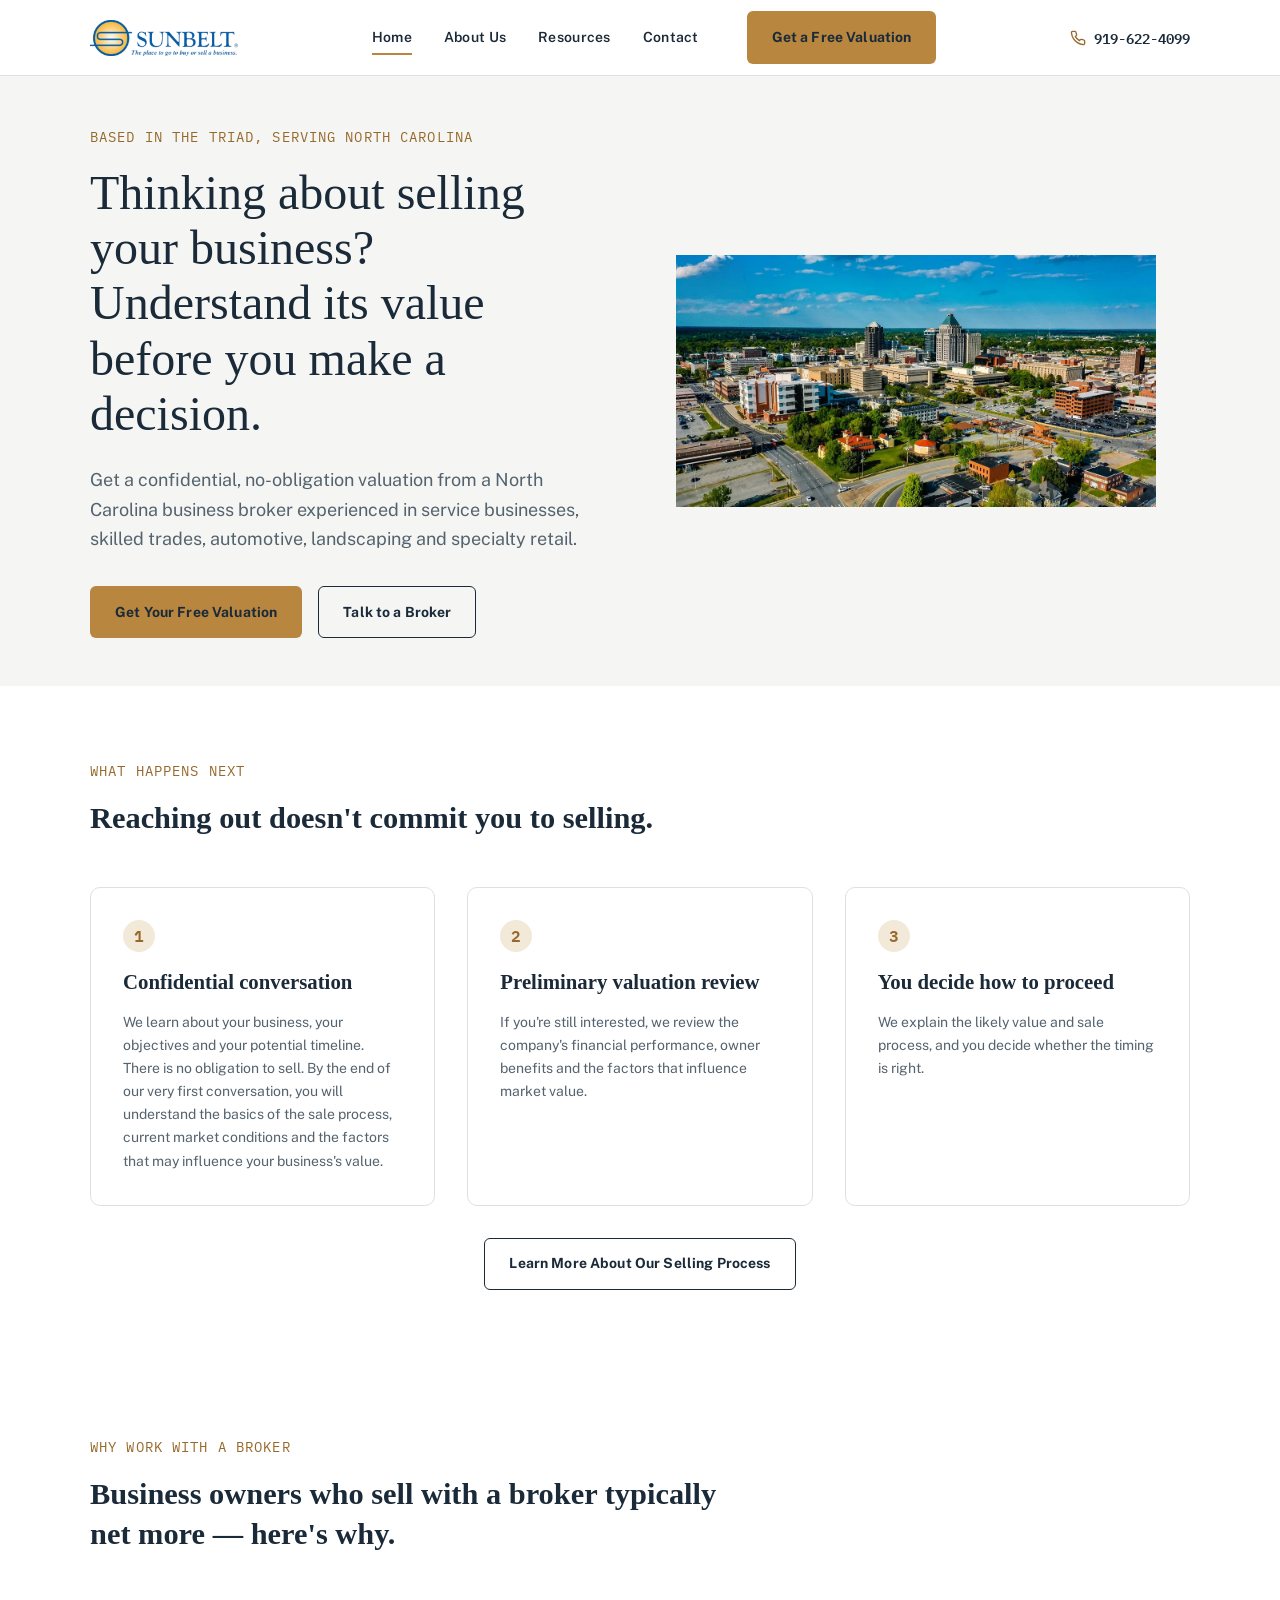
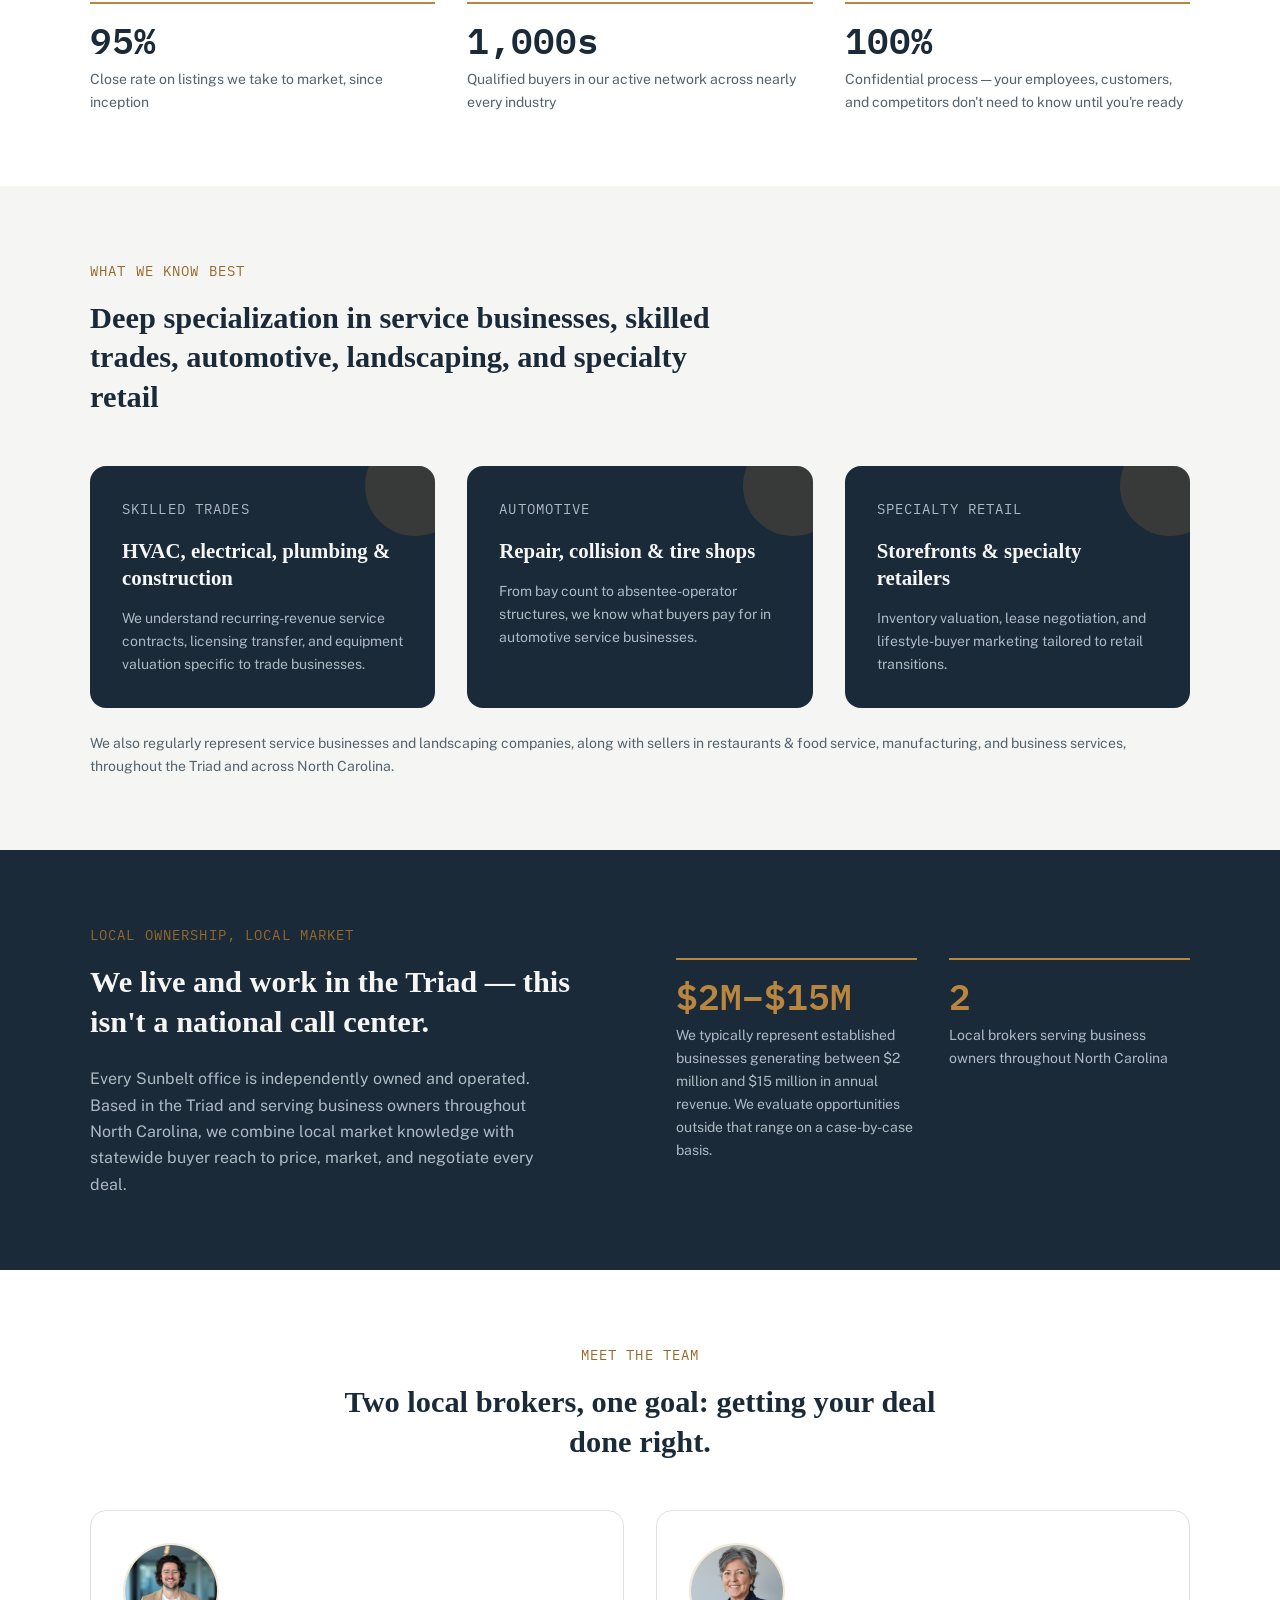
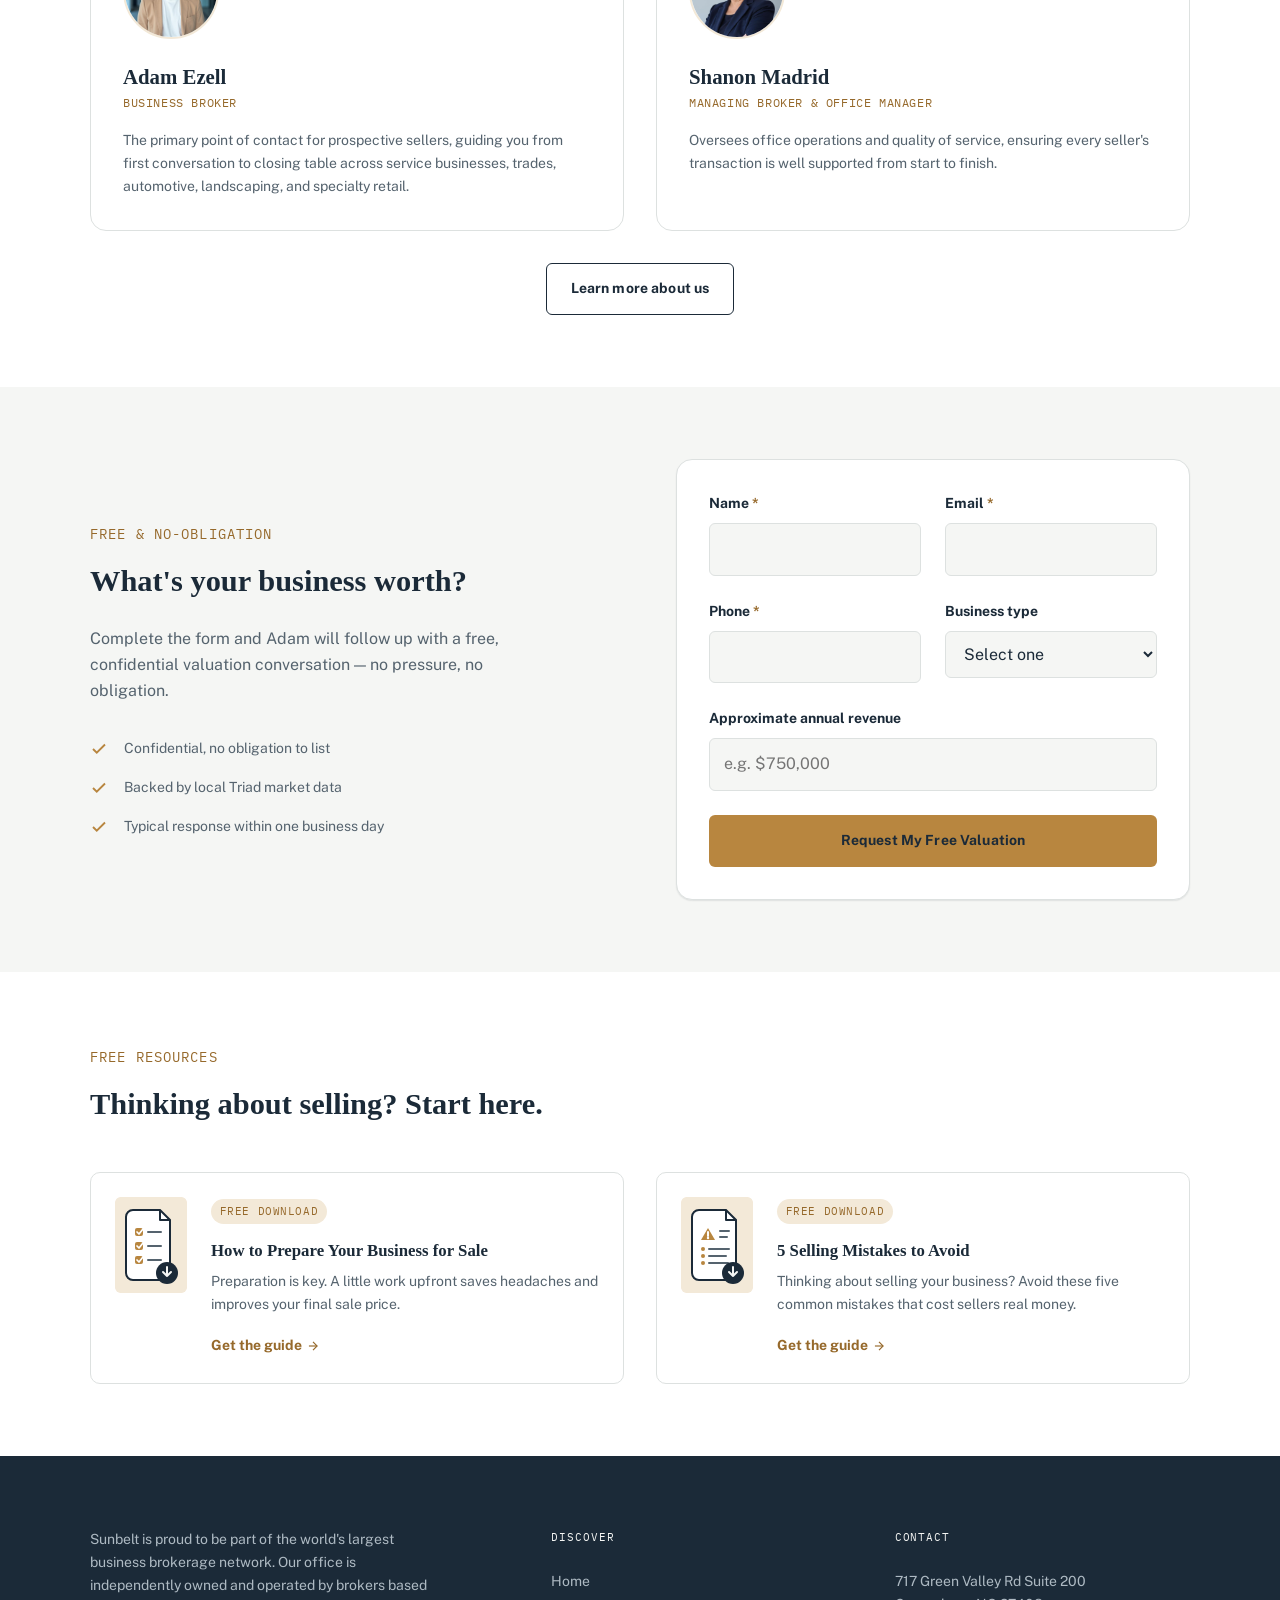
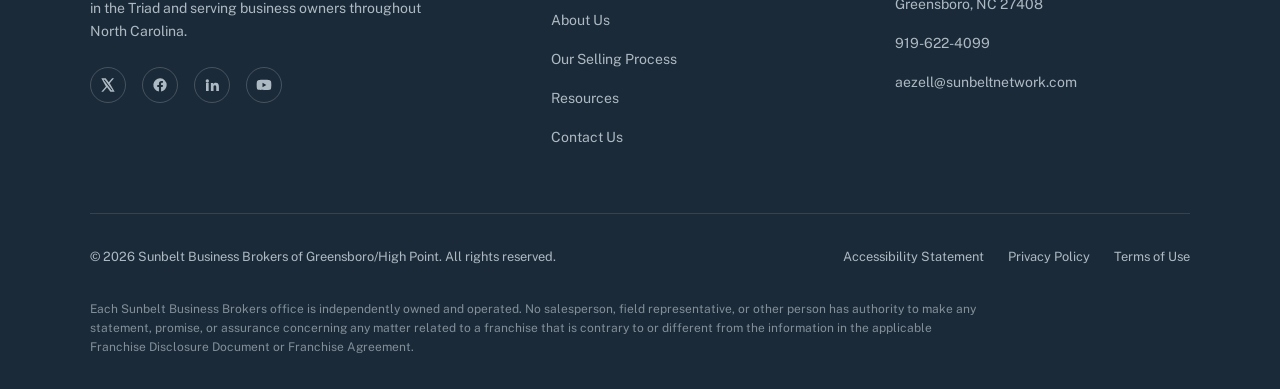
<file: index.html>
<!DOCTYPE html>
<html lang="en">
<head>
  <meta charset="UTF-8">
  <meta name="viewport" content="width=device-width, initial-scale=1.0">
  <title>NC Brokerage/Sunbelt Business Brokers | Sell for More With a Local Broker</title>
  <meta name="description" content="Get a free, no-obligation business valuation from Sunbelt Business Brokers of Greensboro/High Point. North Carolina business brokers serving established service businesses, skilled trades, automotive, landscaping, and specialty retail, backed by an extensive buyer network.">
  <link rel="canonical" href="https://www.example-sunbelt-highpoint.com/">

  <!-- Open Graph / social share -->
  <meta property="og:type" content="website">
  <meta property="og:title" content="NC Brokerage/Sunbelt Business Brokers">
  <meta property="og:description" content="Get a free, no-obligation business valuation. NC brokers specializing in service businesses, skilled trades, automotive, landscaping, and specialty retail.">
  <meta property="og:image" content="images/og-image.svg">
  <meta property="og:url" content="https://www.example-sunbelt-highpoint.com/">
  <meta name="twitter:card" content="summary_large_image">

  <link rel="icon" type="image/svg+xml" href="images/favicon.svg">

  <!-- Fonts: preconnect then swap-safe load -->
  <link rel="preconnect" href="https://fonts.googleapis.com">
  <link rel="preconnect" href="https://fonts.gstatic.com" crossorigin>
  <link href="https://fonts.googleapis.com/css2?family=Fraunces:wght@400;500;600&family=Public+Sans:wght@400;600;700&family=IBM+Plex+Mono:wght@400;600&display=swap" rel="stylesheet">

  <link rel="stylesheet" href="css/variables.css">
  <link rel="stylesheet" href="css/base.css">
  <link rel="stylesheet" href="css/layout.css">
  <link rel="stylesheet" href="css/components.css">
  <link rel="stylesheet" href="css/animations.css">

  <!-- LocalBusiness structured data -->
  <script type="application/ld+json">
  {
    "@context": "https://schema.org",
    "@type": "ProfessionalService",
    "name": "Sunbelt Business Brokers of Greensboro/High Point",
    "image": "https://www.example-sunbelt-highpoint.com/images/og-image.svg",
    "url": "https://www.example-sunbelt-highpoint.com/",
    "telephone": "+1-919-622-4099",
    "address": {
      "@type": "PostalAddress",
      "streetAddress": "717 Green Valley Rd Suite 200",
      "addressLocality": "Greensboro",
      "addressRegion": "NC",
      "postalCode": "27408",
      "addressCountry": "US"
    },
    "areaServed": ["Greensboro, NC", "High Point, NC", "Winston-Salem, NC", "North Carolina"],
    "priceRange": "$$"
  }
  </script>
</head>
<body data-page="home">
  <a class="skip-link" href="#main">Skip to content</a>

  <!-- ================= HEADER ================= -->
  <header class="site-header">
    <div class="container site-header__inner">
      <a class="site-header__brand" href="index.html">
        <img src="images/logo.png" alt="Sunbelt Business Brokers of Greensboro/High Point" width="180" height="40">
      </a>

      <nav class="site-nav" id="site-nav" aria-label="Primary">
        <ul class="site-nav__list">
          <li><a href="index.html" data-page="home">Home</a></li>
          <li><a href="about.html" data-page="about">About Us</a></li>
          <li><a href="resources.html" data-page="resources">Resources</a></li>
          <li><a href="contact.html" data-page="contact">Contact</a></li>
        </ul>
        <div class="cta-group">
          <a class="btn btn--primary" href="contact.html#valuation">Get a Free Valuation</a>
        </div>
      </nav>

      <div class="site-header__actions">
        <a class="header-phone" href="tel:9196224099" aria-label="Call us at 919-622-4099">
          <svg viewBox="0 0 24 24" fill="none" stroke="currentColor" stroke-width="2" aria-hidden="true"><path d="M22 16.92v3a2 2 0 0 1-2.18 2 19.79 19.79 0 0 1-8.63-3.07 19.5 19.5 0 0 1-6-6 19.79 19.79 0 0 1-3.07-8.67A2 2 0 0 1 4.11 2h3a2 2 0 0 1 2 1.72c.127.96.362 1.903.7 2.81a2 2 0 0 1-.45 2.11L8.09 9.91a16 16 0 0 0 6 6l1.27-1.27a2 2 0 0 1 2.11-.45c.907.338 1.85.573 2.81.7A2 2 0 0 1 22 16.92z"/></svg>
          <span>919-622-4099</span>
        </a>
        <button class="nav-toggle" type="button" data-nav-toggle aria-expanded="false" aria-controls="site-nav" aria-label="Open menu">
          <svg viewBox="0 0 24 24" fill="none" stroke="currentColor" stroke-width="2" aria-hidden="true"><line x1="3" y1="6" x2="21" y2="6"/><line x1="3" y1="12" x2="21" y2="12"/><line x1="3" y1="18" x2="21" y2="18"/></svg>
        </button>
      </div>
    </div>
  </header>

  <main id="main">

    <!-- ================= HERO ================= -->
    <section class="section--tight">
      <div class="container split">
        <div>
          <p class="eyebrow">Based in the Triad, serving North Carolina</p>
          <h1>Thinking about selling your business? Understand its value before you make a decision.</h1>
          <p class="text-lg text-secondary" style="margin-top: var(--space-3); max-width: 46ch;">
            Get a confidential, no-obligation valuation from a North Carolina business broker experienced in service businesses, skilled trades, automotive, landscaping and specialty retail.
          </p>
          <div class="cta-group" style="margin-top: var(--space-4);">
            <a class="btn btn--primary" href="contact.html#valuation">Get Your Free Valuation</a>
            <a class="btn btn--secondary" href="about.html#brokers">Talk to a Broker</a>
          </div>
        </div>
        <div data-reveal>
          <img src="images/highpoint.jpeg" alt="Illustration of three connected points representing Greensboro, High Point, and Winston-Salem" width="480" height="480" loading="eager">
        </div>
      </div>
    </section>

    <!-- ================= WHAT HAPPENS NEXT ================= -->
    <section class="section--surface" aria-labelledby="next-heading">
      <div class="container">
        <div class="section-head" data-reveal>
          <p class="eyebrow">What happens next</p>
          <h2 id="next-heading">Reaching out doesn't commit you to selling.</h2>
        </div>
        <div class="grid grid--3">
          <div class="step-card" data-reveal>
            <span class="step-card__number">1</span>
            <h3>Confidential conversation</h3>
            <p>We learn about your business, your objectives and your potential timeline. There is no obligation to sell. By the end of our very first conversation, you will understand the basics of the sale process, current market conditions and the factors that may influence your business's value.</p>
          </div>
          <div class="step-card" data-reveal>
            <span class="step-card__number">2</span>
            <h3>Preliminary valuation review</h3>
            <p>If you're still interested, we review the company's financial performance, owner benefits and the factors that influence market value.</p>
          </div>
          <div class="step-card" data-reveal>
            <span class="step-card__number">3</span>
            <h3>You decide how to proceed</h3>
            <p>We explain the likely value and sale process, and you decide whether the timing is right.</p>
          </div>
        </div>
        <p class="center" style="margin-top: var(--space-4);">
          <a class="btn btn--secondary" href="process.html">Learn More About Our Selling Process</a>
        </p>
      </div>
    </section>

    <!-- ================= WHY SELL WITH A BROKER ================= -->
    <section class="section--surface" aria-labelledby="why-broker-heading">
      <div class="container">
        <div class="section-head" data-reveal>
          <p class="eyebrow">Why work with a broker</p>
          <h2 id="why-broker-heading">Business owners who sell with a broker typically net more &mdash; here's why.</h2>
        </div>
        <div class="grid grid--3">
          <div class="stat" data-reveal>
            <span class="stat__value">95%</span>
            <span class="stat__label">Close rate on listings we take to market, since inception</span>
          </div>
          <div class="stat" data-reveal>
            <span class="stat__value">1,000s</span>
            <span class="stat__label">Qualified buyers in our active network across nearly every industry</span>
          </div>
          <div class="stat" data-reveal>
            <span class="stat__value">100%</span>
            <span class="stat__label">Confidential process &mdash; your employees, customers, and competitors don't need to know until you're ready</span>
          </div>
        </div>
      </div>
    </section>

    <!-- ================= SPECIALTIES ================= -->
    <section aria-labelledby="specialties-heading">
      <div class="container">
        <div class="section-head" data-reveal>
          <p class="eyebrow">What we know best</p>
          <h2 id="specialties-heading">Deep specialization in service businesses, skilled trades, automotive, landscaping, and specialty retail</h2>
        </div>
        <div class="grid grid--3">
          <div class="specialty-card" data-reveal>
            <p class="specialty-card__eyebrow">Skilled Trades</p>
            <h3>HVAC, electrical, plumbing &amp; construction</h3>
            <p>We understand recurring-revenue service contracts, licensing transfer, and equipment valuation specific to trade businesses.</p>
          </div>
          <div class="specialty-card" data-reveal>
            <p class="specialty-card__eyebrow">Automotive</p>
            <h3>Repair, collision &amp; tire shops</h3>
            <p>From bay count to absentee-operator structures, we know what buyers pay for in automotive service businesses.</p>
          </div>
          <div class="specialty-card" data-reveal>
            <p class="specialty-card__eyebrow">Specialty Retail</p>
            <h3>Storefronts &amp; specialty retailers</h3>
            <p>Inventory valuation, lease negotiation, and lifestyle-buyer marketing tailored to retail transitions.</p>
          </div>
        </div>
        <p class="specialty-note">We also regularly represent service businesses and landscaping companies, along with sellers in restaurants &amp; food service, manufacturing, and business services, throughout the Triad and across North Carolina.</p>
      </div>
    </section>

    <!-- ================= LOCAL TRUST BAND ================= -->
    <section class="section--ink" aria-labelledby="local-heading">
      <div class="container">
        <div class="split">
          <div data-reveal>
            <p class="eyebrow">Local ownership, local market</p>
            <h2 id="local-heading">We live and work in the Triad &mdash; this isn't a national call center.</h2>
            <p style="margin-top: var(--space-3); color: var(--color-text-on-dark-secondary); max-width: 48ch;">
              Every Sunbelt office is independently owned and operated. Based in the Triad and serving business owners throughout North Carolina, we combine local market knowledge with statewide buyer reach to price, market, and negotiate every deal.
            </p>
          </div>
          <div class="grid grid--2" data-reveal>
            <div class="stat">
              <span class="stat__value">$2M&ndash;$15M</span>
              <span class="stat__label">We typically represent established businesses generating between $2 million and $15 million in annual revenue. We evaluate opportunities outside that range on a case-by-case basis.</span>
            </div>
            <div class="stat">
              <span class="stat__value">2</span>
              <span class="stat__label">Local brokers serving business owners throughout North Carolina</span>
            </div>
          </div>
        </div>
      </div>
    </section>

    <!-- ================= TEAM TEASER ================= -->
    <section class="section--surface" aria-labelledby="team-heading">
      <div class="container">
        <div class="section-head center" data-reveal>
          <p class="eyebrow">Meet the team</p>
          <h2 id="team-heading">Two local brokers, one goal: getting your deal done right.</h2>
        </div>
        <div class="grid grid--2">
          <div class="bio-card" data-reveal>
            <div class="bio-card__photo">
              <img src="images/adam.jpg" alt="Adam Ezell, North Carolina business broker" width="96" height="96">
            </div>
            <h3 class="bio-card__name">Adam Ezell</h3>
            <span class="bio-card__title">Business Broker</span>
            <p class="text-secondary" style="font-size: var(--fs-small);">The primary point of contact for prospective sellers, guiding you from first conversation to closing table across service businesses, trades, automotive, landscaping, and specialty retail.</p>
          </div>
          <div class="bio-card" data-reveal>
            <div class="bio-card__photo">
              <img src="images/shanon.jpg" alt="Portrait of Shanon Madrid" width="96" height="96">
            </div>
            <h3 class="bio-card__name">Shanon Madrid</h3>
            <span class="bio-card__title">Managing Broker &amp; Office Manager</span>
            <p class="text-secondary" style="font-size: var(--fs-small);">Oversees office operations and quality of service, ensuring every seller's transaction is well supported from start to finish.</p>
          </div>
        </div>
        <p class="center" style="margin-top: var(--space-4);">
          <a class="btn btn--secondary" href="about.html">Learn more about us</a>
        </p>
      </div>
    </section>

    <!-- ================= VALUATION FORM ================= -->
    <section id="valuation" aria-labelledby="valuation-heading">
      <div class="container split">
        <div data-reveal>
          <p class="eyebrow">Free &amp; no-obligation</p>
          <h2 id="valuation-heading">What's your business worth?</h2>
          <p class="text-secondary" style="margin-top: var(--space-3); max-width: 42ch;">
            Complete the form and Adam will follow up with a free, confidential valuation conversation &mdash; no pressure, no obligation.
          </p>
          <ul style="margin-top: var(--space-4); display: flex; flex-direction: column; gap: var(--space-2);">
            <li style="display:flex; gap: var(--space-2); align-items:flex-start;">
              <svg width="18" height="18" viewBox="0 0 24 24" fill="none" stroke="#b8863f" stroke-width="2.5" aria-hidden="true" style="flex-shrink:0; margin-top:3px;"><polyline points="20 6 9 17 4 12"/></svg>
              <span class="text-secondary" style="font-size:var(--fs-small);">Confidential, no obligation to list</span>
            </li>
            <li style="display:flex; gap: var(--space-2); align-items:flex-start;">
              <svg width="18" height="18" viewBox="0 0 24 24" fill="none" stroke="#b8863f" stroke-width="2.5" aria-hidden="true" style="flex-shrink:0; margin-top:3px;"><polyline points="20 6 9 17 4 12"/></svg>
              <span class="text-secondary" style="font-size:var(--fs-small);">Backed by local Triad market data</span>
            </li>
            <li style="display:flex; gap: var(--space-2); align-items:flex-start;">
              <svg width="18" height="18" viewBox="0 0 24 24" fill="none" stroke="#b8863f" stroke-width="2.5" aria-hidden="true" style="flex-shrink:0; margin-top:3px;"><polyline points="20 6 9 17 4 12"/></svg>
              <span class="text-secondary" style="font-size:var(--fs-small);">Typical response within one business day</span>
            </li>
          </ul>
        </div>

        <div class="form-card" data-reveal>
          <form
            id="valuation-form"
            data-async-form
            action="https://formspree.io/f/meeyodpe"
            method="POST"
            data-success-message="Thanks! Your valuation request is in. A broker will reach out within one business day.">

            <!-- Identifies which on-site form this submission came from, useful if
                 one Formspree form ID is shared across the site's forms. -->
            <input type="hidden" name="form_source" value="Home - Free Valuation">
            <!-- No-JS fallback redirect target -->
            <input type="hidden" name="_next" value="thanks.html">
            <!-- Honeypot spam trap (Formspree convention) -->
            <input type="text" name="_gotcha" class="hp-field" tabindex="-1" autocomplete="off" aria-hidden="true">

            <div class="form-row">
              <div class="field" data-field>
                <label for="val-name">Name <span class="required">*</span></label>
                <input type="text" id="val-name" name="name" required autocomplete="name">
                <p class="field-error" role="alert"></p>
              </div>
              <div class="field" data-field>
                <label for="val-email">Email <span class="required">*</span></label>
                <input type="email" id="val-email" name="email" required autocomplete="email">
                <p class="field-error" role="alert"></p>
              </div>
            </div>

            <div class="form-row">
              <div class="field" data-field>
                <label for="val-phone">Phone <span class="required">*</span></label>
                <input type="tel" id="val-phone" name="phone" required autocomplete="tel">
                <p class="field-error" role="alert"></p>
              </div>
              <div class="field" data-field>
                <label for="val-industry">Business type</label>
                <select id="val-industry" name="business_type">
                  <option value="">Select one</option>
                  <option>Service business</option>
                  <option>Skilled trades (HVAC, electrical, plumbing, construction)</option>
                  <option>Automotive</option>
                  <option>Landscaping</option>
                  <option>Specialty retail</option>
                  <option>Other</option>
                </select>
              </div>
            </div>

            <div class="field" data-field>
              <label for="val-revenue">Approximate annual revenue</label>
              <input type="text" id="val-revenue" name="annual_revenue" placeholder="e.g. $750,000" inputmode="numeric">
            </div>

            <button class="btn btn--primary btn--block" type="submit">
              <span data-btn-label>Request My Free Valuation</span>
              <span class="spinner" style="display:none;" aria-hidden="true"></span>
            </button>

            <div class="form-status" data-form-status>
              <svg viewBox="0 0 24 24" fill="none" stroke="currentColor" stroke-width="2" aria-hidden="true"><circle cx="12" cy="12" r="10"/><path d="M9 12l2 2 4-4"/></svg>
              <span data-status-text></span>
            </div>
          </form>
        </div>
      </div>
    </section>

    <!-- ================= RESOURCES TEASER ================= -->
    <section class="section--surface" aria-labelledby="resources-heading">
      <div class="container">
        <div class="section-head" data-reveal>
          <p class="eyebrow">Free resources</p>
          <h2 id="resources-heading">Thinking about selling? Start here.</h2>
        </div>
        <div class="grid grid--2">
          <div class="resource-card" data-reveal>
            <div class="resource-card__thumb">
              <img src="images/whitepaper-prepare.svg" alt="" width="72" height="96" loading="lazy">
            </div>
            <div class="resource-card__body">
              <span class="tag">Free download</span>
              <h3>How to Prepare Your Business for Sale</h3>
              <p>Preparation is key. A little work upfront saves headaches and improves your final sale price.</p>
              <a class="article-card__link" href="resources.html#prepare-business-for-sale">Get the guide
                <svg viewBox="0 0 24 24" fill="none" stroke="currentColor" stroke-width="2" aria-hidden="true"><line x1="5" y1="12" x2="19" y2="12"/><polyline points="12 5 19 12 12 19"/></svg>
              </a>
            </div>
          </div>
          <div class="resource-card" data-reveal>
            <div class="resource-card__thumb">
              <img src="images/whitepaper-mistakes.svg" alt="" width="72" height="96" loading="lazy">
            </div>
            <div class="resource-card__body">
              <span class="tag">Free download</span>
              <h3>5 Selling Mistakes to Avoid</h3>
              <p>Thinking about selling your business? Avoid these five common mistakes that cost sellers real money.</p>
              <a class="article-card__link" href="resources.html#selling-mistakes-to-avoid">Get the guide
                <svg viewBox="0 0 24 24" fill="none" stroke="currentColor" stroke-width="2" aria-hidden="true"><line x1="5" y1="12" x2="19" y2="12"/><polyline points="12 5 19 12 12 19"/></svg>
              </a>
            </div>
          </div>
        </div>
      </div>
    </section>

  </main>

  <!-- ================= STICKY MOBILE CTA BAR ================= -->
  <div class="mobile-cta-bar" data-mobile-cta>
    <a class="btn btn--secondary btn--sm" href="tel:9196224099">Call Now</a>
    <a class="btn btn--primary btn--sm" href="contact.html#valuation">Free Valuation</a>
  </div>

  <!-- ================= FOOTER ================= -->
  <footer class="site-footer">
    <div class="container">
      <div class="footer-grid">
        <div class="footer-brand">
          <!-- <img src="images/footerlogo.png" alt="Sunbelt Business Brokers of Greensboro/High Point" width="80" height="74"> -->          <p>Sunbelt is proud to be part of the world's largest business brokerage network. Our office is independently owned and operated by brokers based in the Triad and serving business owners throughout North Carolina.</p>
          <div class="footer-social">
            <a href="https://x.com/SunbeltCorp" aria-label="Follow us on X"><svg viewBox="0 0 24 24" fill="currentColor" aria-hidden="true"><path d="M18.24 2H21l-6.4 7.32L22 22h-6.4l-5-6.56L4.7 22H2l6.86-7.84L2 2h6.56l4.52 6L18.24 2zm-1.12 18h1.7L7 4H5.2l12 16z"/></svg></a>
            <a href="https://www.facebook.com/" aria-label="Follow us on Facebook"><svg viewBox="0 0 24 24" fill="currentColor" aria-hidden="true"><path d="M22 12a10 10 0 1 0-11.6 9.9v-7H7.9V12h2.5V9.8c0-2.5 1.5-3.9 3.8-3.9 1.1 0 2.2.2 2.2.2v2.4h-1.2c-1.2 0-1.6.8-1.6 1.6V12h2.8l-.4 2.9h-2.4v7A10 10 0 0 0 22 12z"/></svg></a>
            <a href="https://www.linkedin.com/" aria-label="Follow us on LinkedIn"><svg viewBox="0 0 24 24" fill="currentColor" aria-hidden="true"><path d="M4.98 3.5a2.5 2.5 0 1 1 0 5 2.5 2.5 0 0 1 0-5zM3 9h4v12H3V9zm7 0h3.8v1.7h.05c.53-1 1.83-2 3.76-2 4 0 4.75 2.6 4.75 6.1V21h-4v-5.6c0-1.34-.02-3.07-1.87-3.07-1.88 0-2.17 1.47-2.17 2.98V21h-4V9z"/></svg></a>
            <a href="https://www.youtube.com/" aria-label="Follow us on YouTube"><svg viewBox="0 0 24 24" fill="currentColor" aria-hidden="true"><path d="M23 12s0-3.5-.45-5.2a3 3 0 0 0-2.1-2.1C18.7 4.2 12 4.2 12 4.2s-6.7 0-8.45.5a3 3 0 0 0-2.1 2.1C1 8.5 1 12 1 12s0 3.5.45 5.2a3 3 0 0 0 2.1 2.1c1.75.5 8.45.5 8.45.5s6.7 0 8.45-.5a3 3 0 0 0 2.1-2.1C23 15.5 23 12 23 12zM9.75 15.4V8.6L15.5 12l-5.75 3.4z"/></svg></a>
          </div>
        </div>

        <div>
          <p class="footer-heading">Discover</p>
          <ul class="footer-links">
            <li><a href="index.html">Home</a></li>
            <li><a href="about.html">About Us</a></li>
            <li><a href="process.html">Our Selling Process</a></li>
            <li><a href="resources.html">Resources</a></li>
            <li><a href="contact.html">Contact Us</a></li>
          </ul>
        </div>

        <div>
          <p class="footer-heading">Contact</p>
          <ul class="footer-links">
            <li>717 Green Valley Rd Suite 200<br>Greensboro, NC 27408</li>
            <li><a href="tel:9196224099">919-622-4099</a></li>
            <li><a href="mailto:aezell@sunbeltnetwork.com">aezell@sunbeltnetwork.com</a></li>
          </ul>
        </div>
      </div>

      <div class="footer-bottom">
        <p>&copy; <span data-year>2026</span> Sunbelt Business Brokers of Greensboro/High Point. All rights reserved.</p>
        <div class="footer-legal">
          <a href="https://www.sunbeltnetwork.com/accessibility-statement/">Accessibility Statement</a>
          <a href="https://www.sunbeltnetwork.com/privacy-policy/">Privacy Policy</a>
          <a href="https://www.sunbeltnetwork.com/terms/">Terms of Use</a>
        </div>
      </div>

      <p class="footer-disclaimer">
        Each Sunbelt Business Brokers office is independently owned and operated. No salesperson, field representative, or other person has authority to make any statement, promise, or assurance concerning any matter related to a franchise that is contrary to or different from the information in the applicable Franchise Disclosure Document or Franchise Agreement.
      </p>
    </div>
  </footer>

  <script src="js/main.js"></script>
  <script src="js/forms.js"></script>
</body>
</html>
</file>
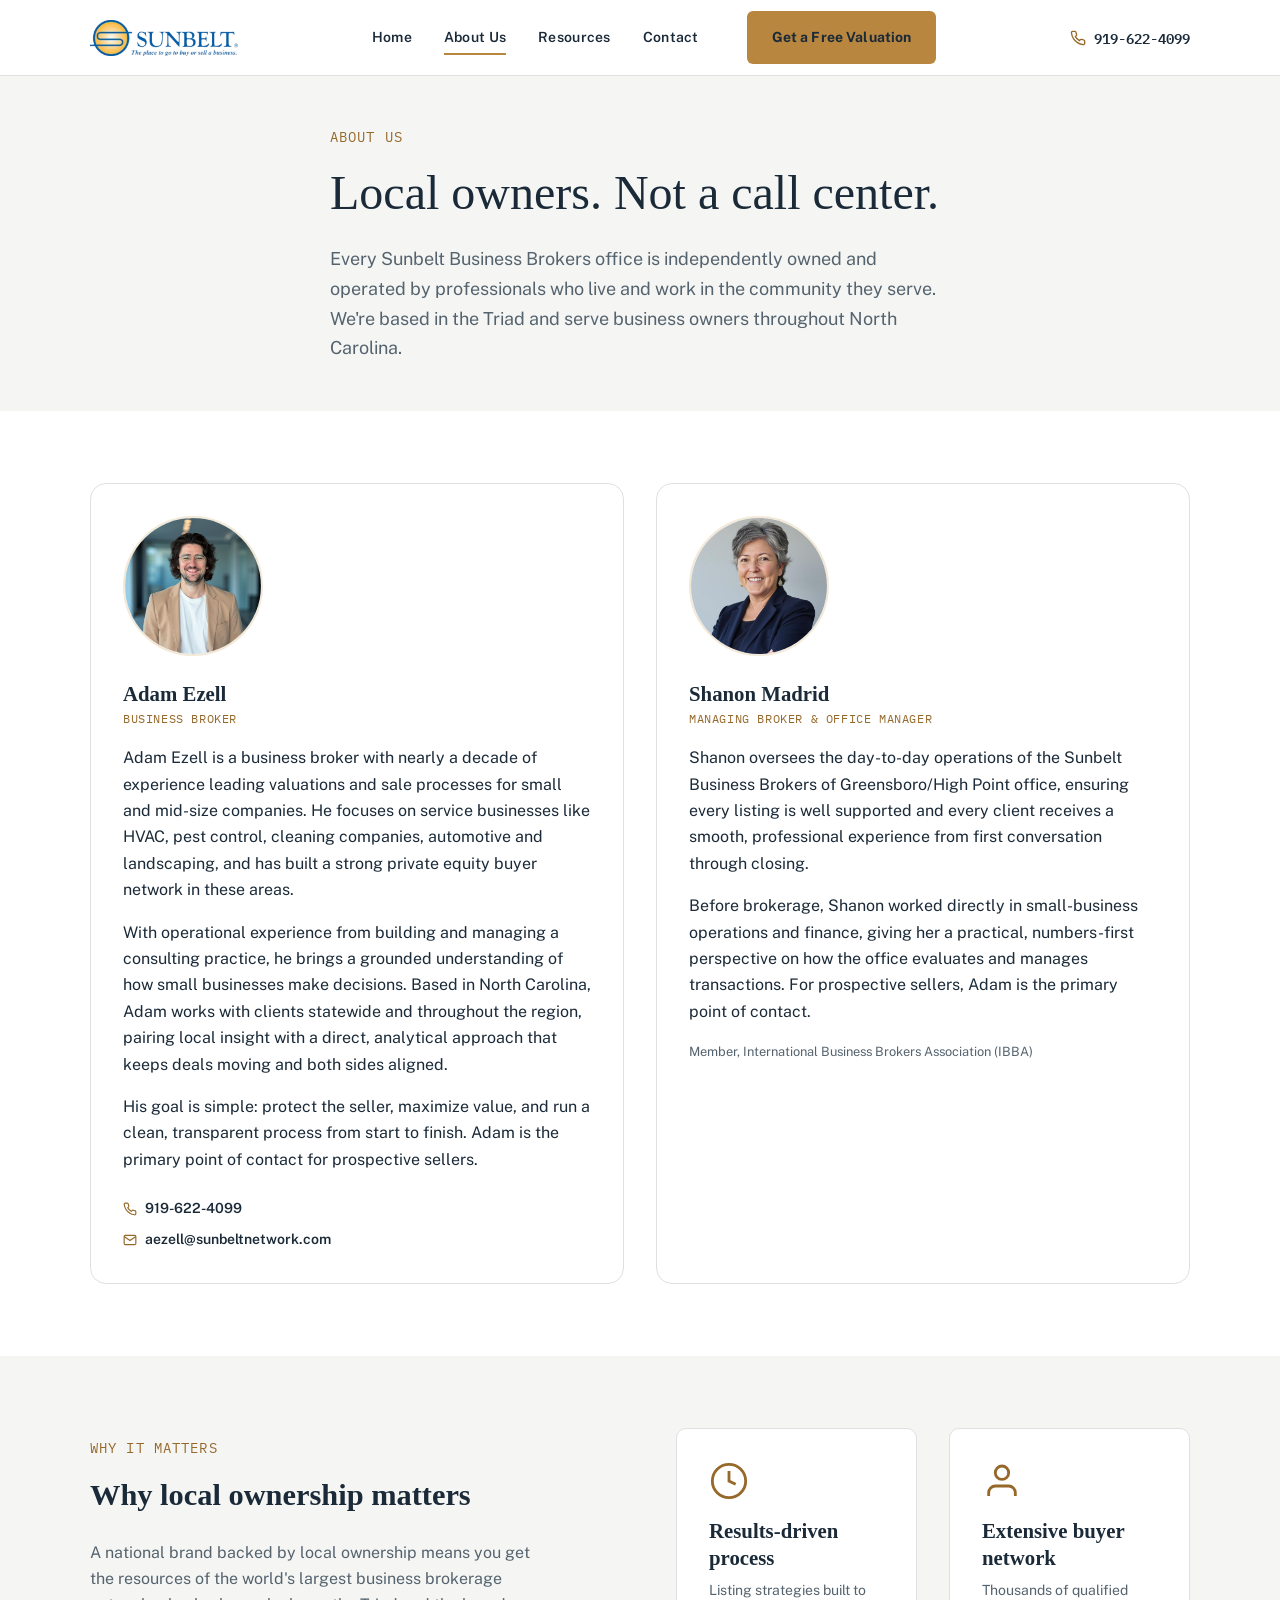
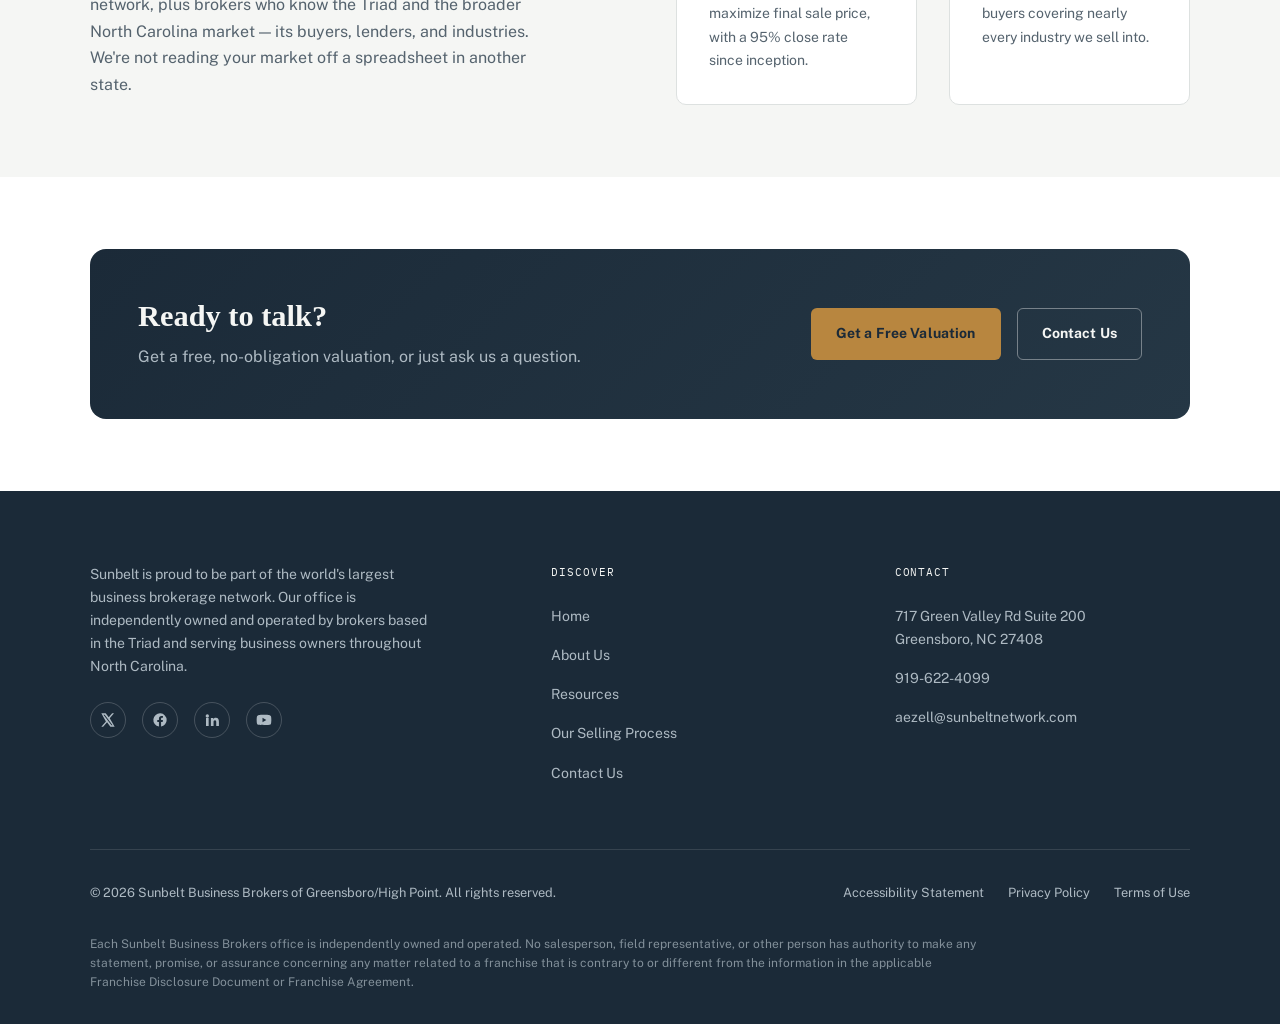
<file: about.html>
<!DOCTYPE html>
<html lang="en">
<head>
  <meta charset="UTF-8">
  <meta name="viewport" content="width=device-width, initial-scale=1.0">
  <title>About Us | NC Brokerage/Sunbelt Business Brokers</title>
  <meta name="description" content="Meet Adam Ezell and the local Sunbelt team, based in the Triad and serving business owners throughout North Carolina.">
  <link rel="canonical" href="https://www.example-sunbelt-highpoint.com/about.html">

  <meta property="og:type" content="website">
  <meta property="og:title" content="About Sunbelt Business Brokers of Greensboro/High Point">
  <meta property="og:description" content="Meet the independently owned brokerage team based in the Triad and serving business owners throughout North Carolina.">
  <meta property="og:image" content="images/og-image.svg">
  <meta property="og:url" content="https://www.example-sunbelt-highpoint.com/about.html">
  <meta name="twitter:card" content="summary_large_image">

  <link rel="icon" type="image/svg+xml" href="images/favicon.svg">

  <link rel="preconnect" href="https://fonts.googleapis.com">
  <link rel="preconnect" href="https://fonts.gstatic.com" crossorigin>
  <link href="https://fonts.googleapis.com/css2?family=Fraunces:wght@400;500;600&family=Public+Sans:wght@400;600;700&family=IBM+Plex+Mono:wght@400;600&display=swap" rel="stylesheet">

  <link rel="stylesheet" href="css/variables.css">
  <link rel="stylesheet" href="css/base.css">
  <link rel="stylesheet" href="css/layout.css">
  <link rel="stylesheet" href="css/components.css">
  <link rel="stylesheet" href="css/animations.css">
</head>
<body data-page="about">
  <a class="skip-link" href="#main">Skip to content</a>

  <header class="site-header">
    <div class="container site-header__inner">
      <a class="site-header__brand" href="index.html">
        <img src="images/logo.png" alt="Sunbelt Business Brokers of Greensboro/High Point" width="180" height="40">
      </a>
      <nav class="site-nav" id="site-nav" aria-label="Primary">
        <ul class="site-nav__list">
          <li><a href="index.html" data-page="home">Home</a></li>
          <li><a href="about.html" data-page="about">About Us</a></li>
          <li><a href="resources.html" data-page="resources">Resources</a></li>
          <li><a href="contact.html" data-page="contact">Contact</a></li>
        </ul>
        <div class="cta-group">
          <a class="btn btn--primary" href="contact.html#valuation">Get a Free Valuation</a>
        </div>
      </nav>
      <div class="site-header__actions">
        <a class="header-phone" href="tel:9196224099" aria-label="Call us at 919-622-4099">
          <svg viewBox="0 0 24 24" fill="none" stroke="currentColor" stroke-width="2" aria-hidden="true"><path d="M22 16.92v3a2 2 0 0 1-2.18 2 19.79 19.79 0 0 1-8.63-3.07 19.5 19.5 0 0 1-6-6 19.79 19.79 0 0 1-3.07-8.67A2 2 0 0 1 4.11 2h3a2 2 0 0 1 2 1.72c.127.96.362 1.903.7 2.81a2 2 0 0 1-.45 2.11L8.09 9.91a16 16 0 0 0 6 6l1.27-1.27a2 2 0 0 1 2.11-.45c.907.338 1.85.573 2.81.7A2 2 0 0 1 22 16.92z"/></svg>
          <span>919-622-4099</span>
        </a>
        <button class="nav-toggle" type="button" data-nav-toggle aria-expanded="false" aria-controls="site-nav" aria-label="Open menu">
          <svg viewBox="0 0 24 24" fill="none" stroke="currentColor" stroke-width="2" aria-hidden="true"><line x1="3" y1="6" x2="21" y2="6"/><line x1="3" y1="12" x2="21" y2="12"/><line x1="3" y1="18" x2="21" y2="18"/></svg>
        </button>
      </div>
    </div>
  </header>

  <main id="main">

    <section class="section--tight">
      <div class="container page-intro" data-reveal>
        <p class="eyebrow">About us</p>
        <h1>Local owners. Not a call center.</h1>
        <p class="text-lg text-secondary" style="margin-top: var(--space-3);">
          Every Sunbelt Business Brokers office is independently owned and operated by professionals who live and work in the community they serve. We're based in the Triad and serve business owners throughout North Carolina.
        </p>
      </div>
    </section>

    <section id="brokers" class="section--surface" aria-labelledby="team-heading">
      <div class="container">
        <h2 id="team-heading" class="visually-hidden">Our team</h2>
        <div class="grid grid--2">
          <article class="bio-card bio-card--full" data-reveal>
            <div class="bio-card__photo">
              <img src="images/adam.jpg" alt="Adam Ezell, North Carolina business broker" width="140" height="140">
            </div>
            <h3 class="bio-card__name">Adam Ezell</h3>
            <span class="bio-card__title">Business Broker</span>
            <div class="bio-card__bio">
              <p>Adam Ezell is a business broker with nearly a decade of experience leading valuations and sale processes for small and mid-size companies. He focuses on service businesses like HVAC, pest control, cleaning companies, automotive and landscaping, and has built a strong private equity buyer network in these areas.</p>
              <p>With operational experience from building and managing a consulting practice, he brings a grounded understanding of how small businesses make decisions. Based in North Carolina, Adam works with clients statewide and throughout the region, pairing local insight with a direct, analytical approach that keeps deals moving and both sides aligned.</p>
              <p> His goal is simple: protect the seller, maximize value, and run a clean, transparent process from start to finish. Adam is the primary point of contact for prospective sellers.</p>
            </div>
            <p class="bio-card__credentials"></p>
            <div class="bio-card__contact">
              <a href="tel:9196224099">
                <svg viewBox="0 0 24 24" fill="none" stroke="currentColor" stroke-width="2" aria-hidden="true"><path d="M22 16.92v3a2 2 0 0 1-2.18 2 19.79 19.79 0 0 1-8.63-3.07 19.5 19.5 0 0 1-6-6 19.79 19.79 0 0 1-3.07-8.67A2 2 0 0 1 4.11 2h3a2 2 0 0 1 2 1.72c.127.96.362 1.903.7 2.81a2 2 0 0 1-.45 2.11L8.09 9.91a16 16 0 0 0 6 6l1.27-1.27a2 2 0 0 1 2.11-.45c.907.338 1.85.573 2.81.7A2 2 0 0 1 22 16.92z"/></svg>
                919-622-4099
              </a>
              <a href="mailto:aezell@sunbeltnetwork.com">
                <svg viewBox="0 0 24 24" fill="none" stroke="currentColor" stroke-width="2" aria-hidden="true"><path d="M22 6l-10 7L2 6"/><rect x="2" y="4" width="20" height="16" rx="2"/></svg>
                aezell@sunbeltnetwork.com
              </a>
            </div>
          </article>

          <article class="bio-card bio-card--full" data-reveal>
            <div class="bio-card__photo">
              <img src="images/shanon.jpg" alt="Portrait of Shanon Madrid" width="140" height="140">
            </div>
            <h3 class="bio-card__name">Shanon Madrid</h3>
            <span class="bio-card__title">Managing Broker &amp; Office Manager</span>
            <div class="bio-card__bio">
              <p>Shanon oversees the day-to-day operations of the Sunbelt Business Brokers of Greensboro/High Point office, ensuring every listing is well supported and every client receives a smooth, professional experience from first conversation through closing.</p>
              <p>Before brokerage, Shanon worked directly in small-business operations and finance, giving her a practical, numbers-first perspective on how the office evaluates and manages transactions. For prospective sellers, Adam is the primary point of contact.</p>
            </div>
            <p class="bio-card__credentials">Member, International Business Brokers Association (IBBA)</p>
          </article>
        </div>
      </div>
    </section>

    <section aria-labelledby="local-matters-heading">
      <div class="container split">
        <div data-reveal>
          <p class="eyebrow">Why it matters</p>
          <h2 id="local-matters-heading">Why local ownership matters</h2>
          <p class="text-secondary" style="margin-top: var(--space-3); max-width: 46ch;">
            A national brand backed by local ownership means you get the resources of the world's largest business brokerage network, plus brokers who know the Triad and the broader North Carolina market &mdash; its buyers, lenders, and industries. We're not reading your market off a spreadsheet in another state.
          </p>
        </div>
        <div class="grid grid--2" data-reveal>
          <div class="value-card">
            <div class="value-card__icon">
              <svg viewBox="0 0 24 24" fill="none" stroke="currentColor" stroke-width="1.7" aria-hidden="true"><circle cx="12" cy="12" r="10"/><path d="M12 6v6l4 2"/></svg>
            </div>
            <h3>Results-driven process</h3>
            <p>Listing strategies built to maximize final sale price, with a 95% close rate since inception.</p>
          </div>
          <div class="value-card">
            <div class="value-card__icon">
              <svg viewBox="0 0 24 24" fill="none" stroke="currentColor" stroke-width="1.7" aria-hidden="true"><path d="M20 21v-2a4 4 0 0 0-4-4H8a4 4 0 0 0-4 4v2"/><circle cx="12" cy="7" r="4"/></svg>
            </div>
            <h3>Extensive buyer network</h3>
            <p>Thousands of qualified buyers covering nearly every industry we sell into.</p>
          </div>
        </div>
      </div>
    </section>

    <section class="section--surface">
      <div class="container">
        <div class="cta-band" data-reveal>
          <div>
            <h2>Ready to talk?</h2>
            <p>Get a free, no-obligation valuation, or just ask us a question.</p>
          </div>
          <div class="cta-group">
            <a class="btn btn--primary" href="contact.html#valuation">Get a Free Valuation</a>
            <a class="btn btn--on-dark" href="contact.html">Contact Us</a>
          </div>
        </div>
      </div>
    </section>

  </main>

  <div class="mobile-cta-bar" data-mobile-cta>
    <a class="btn btn--secondary btn--sm" href="tel:9196224099">Call Now</a>
    <a class="btn btn--primary btn--sm" href="contact.html#valuation">Free Valuation</a>
  </div>

  <footer class="site-footer">
    <div class="container">
      <div class="footer-grid">
        <div class="footer-brand">
          <!-- <img src="images/footerlogo.png" alt="Sunbelt Business Brokers of Greensboro/High Point" width="80" height="74"> -->          <p>Sunbelt is proud to be part of the world's largest business brokerage network. Our office is independently owned and operated by brokers based in the Triad and serving business owners throughout North Carolina.</p>
          <div class="footer-social">
            <a href="https://x.com/SunbeltCorp" aria-label="Follow us on X"><svg viewBox="0 0 24 24" fill="currentColor" aria-hidden="true"><path d="M18.24 2H21l-6.4 7.32L22 22h-6.4l-5-6.56L4.7 22H2l6.86-7.84L2 2h6.56l4.52 6L18.24 2zm-1.12 18h1.7L7 4H5.2l12 16z"/></svg></a>
            <a href="https://www.facebook.com/" aria-label="Follow us on Facebook"><svg viewBox="0 0 24 24" fill="currentColor" aria-hidden="true"><path d="M22 12a10 10 0 1 0-11.6 9.9v-7H7.9V12h2.5V9.8c0-2.5 1.5-3.9 3.8-3.9 1.1 0 2.2.2 2.2.2v2.4h-1.2c-1.2 0-1.6.8-1.6 1.6V12h2.8l-.4 2.9h-2.4v7A10 10 0 0 0 22 12z"/></svg></a>
            <a href="https://www.linkedin.com/" aria-label="Follow us on LinkedIn"><svg viewBox="0 0 24 24" fill="currentColor" aria-hidden="true"><path d="M4.98 3.5a2.5 2.5 0 1 1 0 5 2.5 2.5 0 0 1 0-5zM3 9h4v12H3V9zm7 0h3.8v1.7h.05c.53-1 1.83-2 3.76-2 4 0 4.75 2.6 4.75 6.1V21h-4v-5.6c0-1.34-.02-3.07-1.87-3.07-1.88 0-2.17 1.47-2.17 2.98V21h-4V9z"/></svg></a>
            <a href="https://www.youtube.com/" aria-label="Follow us on YouTube"><svg viewBox="0 0 24 24" fill="currentColor" aria-hidden="true"><path d="M23 12s0-3.5-.45-5.2a3 3 0 0 0-2.1-2.1C18.7 4.2 12 4.2 12 4.2s-6.7 0-8.45.5a3 3 0 0 0-2.1 2.1C1 8.5 1 12 1 12s0 3.5.45 5.2a3 3 0 0 0 2.1 2.1c1.75.5 8.45.5 8.45.5s6.7 0 8.45-.5a3 3 0 0 0 2.1-2.1C23 15.5 23 12 23 12zM9.75 15.4V8.6L15.5 12l-5.75 3.4z"/></svg></a>
          </div>
        </div>
        <div>
          <p class="footer-heading">Discover</p>
          <ul class="footer-links">
            <li><a href="index.html">Home</a></li>
            <li><a href="about.html">About Us</a></li>
            <li><a href="resources.html">Resources</a></li>
            <li><a href="process.html">Our Selling Process</a></li>
            <li><a href="contact.html">Contact Us</a></li>
          </ul>
        </div>
        <div>
          <p class="footer-heading">Contact</p>
          <ul class="footer-links">
            <li>717 Green Valley Rd Suite 200<br>Greensboro, NC 27408</li>
            <li><a href="tel:9196224099">919-622-4099</a></li>
            <li><a href="mailto:aezell@sunbeltnetwork.com">aezell@sunbeltnetwork.com</a></li>
          </ul>
        </div>
      </div>
      <div class="footer-bottom">
        <p>&copy; <span data-year>2026</span> Sunbelt Business Brokers of Greensboro/High Point. All rights reserved.</p>
        <div class="footer-legal">
          <a href="https://www.sunbeltnetwork.com/accessibility-statement/">Accessibility Statement</a>
          <a href="https://www.sunbeltnetwork.com/privacy-policy/">Privacy Policy</a>
          <a href="https://www.sunbeltnetwork.com/terms/">Terms of Use</a>
        </div>
      </div>
      <p class="footer-disclaimer">
        Each Sunbelt Business Brokers office is independently owned and operated. No salesperson, field representative, or other person has authority to make any statement, promise, or assurance concerning any matter related to a franchise that is contrary to or different from the information in the applicable Franchise Disclosure Document or Franchise Agreement.
      </p>
    </div>
  </footer>

  <script src="js/main.js"></script>
  <script src="js/forms.js"></script>
</body>
</html>
</file>
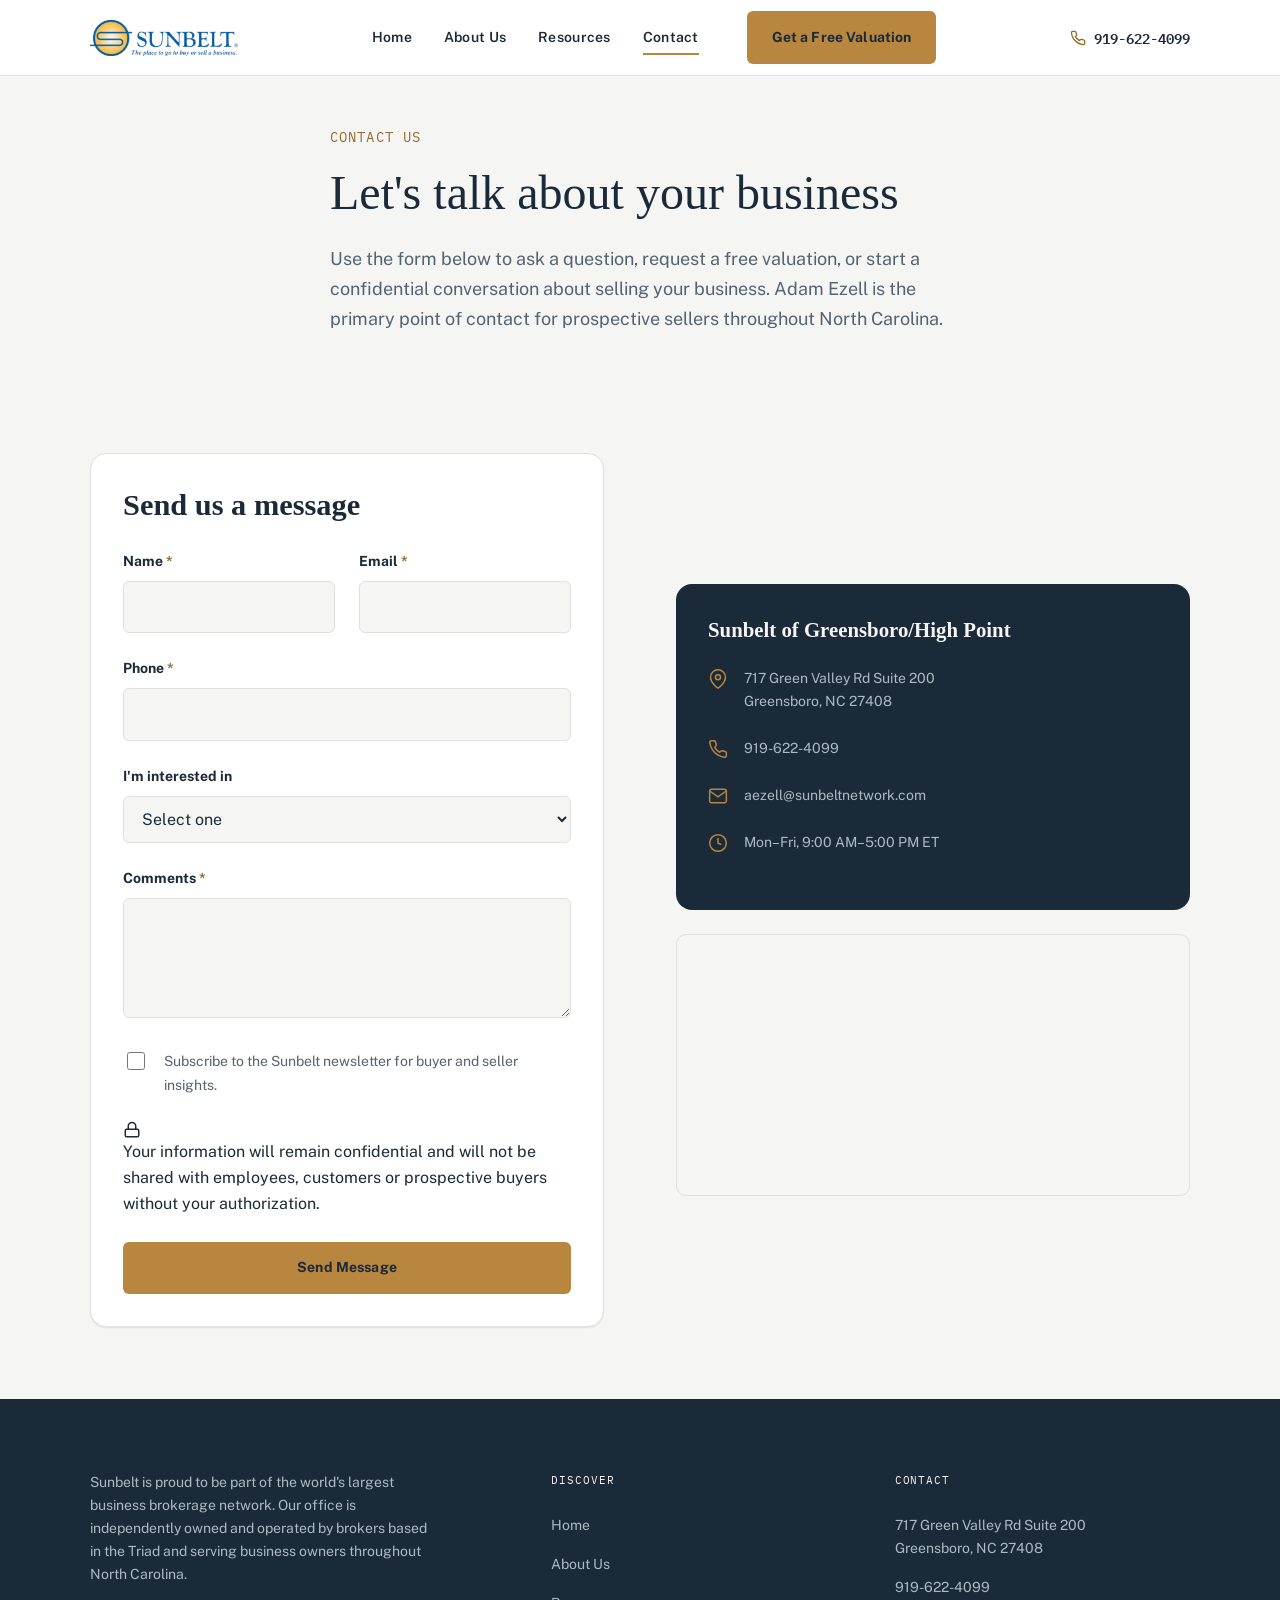
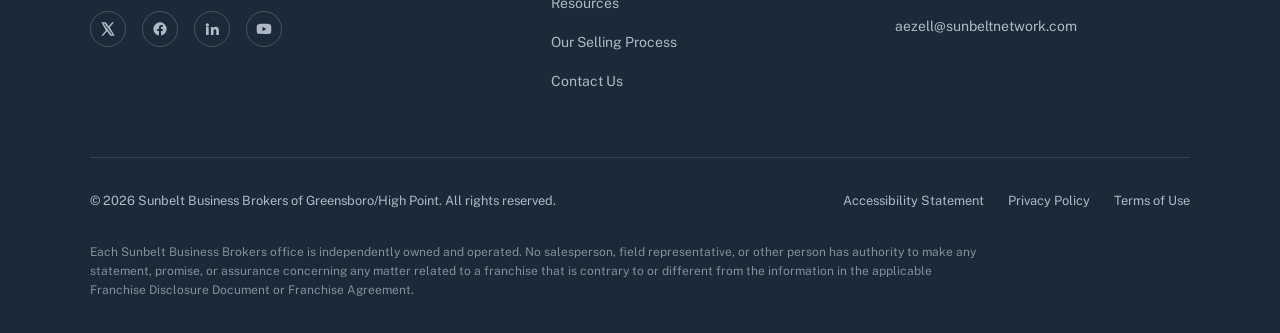
<file: contact.html>
<!DOCTYPE html>
<html lang="en">
<head>
  <meta charset="UTF-8">
  <meta name="viewport" content="width=device-width, initial-scale=1.0">
  <title>Contact Us | NC Brokerage/Sunbelt Business Brokers</title>
  <meta name="description" content="Contact Adam Ezell at Sunbelt Business Brokers. Request a confidential valuation or discuss selling a business anywhere in North Carolina.">
  <link rel="canonical" href="https://www.example-sunbelt-highpoint.com/contact.html">

  <meta property="og:type" content="website">
  <meta property="og:title" content="Contact Sunbelt Business Brokers of Greensboro/High Point">
  <meta property="og:description" content="Ask a question or request a confidential, no-obligation valuation.">
  <meta property="og:image" content="images/og-image.svg">
  <meta property="og:url" content="https://www.example-sunbelt-highpoint.com/contact.html">
  <meta name="twitter:card" content="summary_large_image">

  <link rel="icon" type="image/svg+xml" href="images/favicon.svg">

  <link rel="preconnect" href="https://fonts.googleapis.com">
  <link rel="preconnect" href="https://fonts.gstatic.com" crossorigin>
  <link href="https://fonts.googleapis.com/css2?family=Fraunces:wght@400;500;600&family=Public+Sans:wght@400;600;700&family=IBM+Plex+Mono:wght@400;600&display=swap" rel="stylesheet">

  <link rel="stylesheet" href="css/variables.css">
  <link rel="stylesheet" href="css/base.css">
  <link rel="stylesheet" href="css/layout.css">
  <link rel="stylesheet" href="css/components.css">
  <link rel="stylesheet" href="css/animations.css">
</head>
<body data-page="contact">
  <a class="skip-link" href="#main">Skip to content</a>

  <header class="site-header">
    <div class="container site-header__inner">
      <a class="site-header__brand" href="index.html">
        <img src="images/logo.png" alt="Sunbelt Business Brokers of Greensboro/High Point" width="180" height="40">
      </a>
      <nav class="site-nav" id="site-nav" aria-label="Primary">
        <ul class="site-nav__list">
          <li><a href="index.html" data-page="home">Home</a></li>
          <li><a href="about.html" data-page="about">About Us</a></li>
          <li><a href="resources.html" data-page="resources">Resources</a></li>
          <li><a href="contact.html" data-page="contact">Contact</a></li>
        </ul>
        <div class="cta-group">
          <a class="btn btn--primary" href="contact.html#valuation">Get a Free Valuation</a>
        </div>
      </nav>
      <div class="site-header__actions">
        <a class="header-phone" href="tel:9196224099" aria-label="Call us at 919-622-4099">
          <svg viewBox="0 0 24 24" fill="none" stroke="currentColor" stroke-width="2" aria-hidden="true"><path d="M22 16.92v3a2 2 0 0 1-2.18 2 19.79 19.79 0 0 1-8.63-3.07 19.5 19.5 0 0 1-6-6 19.79 19.79 0 0 1-3.07-8.67A2 2 0 0 1 4.11 2h3a2 2 0 0 1 2 1.72c.127.96.362 1.903.7 2.81a2 2 0 0 1-.45 2.11L8.09 9.91a16 16 0 0 0 6 6l1.27-1.27a2 2 0 0 1 2.11-.45c.907.338 1.85.573 2.81.7A2 2 0 0 1 22 16.92z"/></svg>
          <span>919-622-4099</span>
        </a>
        <button class="nav-toggle" type="button" data-nav-toggle aria-expanded="false" aria-controls="site-nav" aria-label="Open menu">
          <svg viewBox="0 0 24 24" fill="none" stroke="currentColor" stroke-width="2" aria-hidden="true"><line x1="3" y1="6" x2="21" y2="6"/><line x1="3" y1="12" x2="21" y2="12"/><line x1="3" y1="18" x2="21" y2="18"/></svg>
        </button>
      </div>
    </div>
  </header>

  <main id="main">

    <section class="section--tight">
      <div class="container page-intro" data-reveal>
        <p class="eyebrow">Contact us</p>
        <h1>Let's talk about your business</h1>
        <p class="text-lg text-secondary" style="margin-top: var(--space-3);">
          Use the form below to ask a question, request a free valuation, or start a confidential conversation about selling your business. Adam Ezell is the primary point of contact for prospective sellers throughout North Carolina.
        </p>
      </div>
    </section>

    <section id="valuation" aria-labelledby="contact-form-heading">
      <div class="container split">
        <div class="form-card" data-reveal>
          <h2 id="contact-form-heading" style="margin-bottom: var(--space-3);">Send us a message</h2>
          <form
            id="contact-form"
            data-async-form
            action="https://formspree.io/f/meeyodpe"
            method="POST"
            data-success-message="Thanks for reaching out! We'll respond within one business day.">

            <input type="hidden" name="form_source" value="Contact Page">
            <input type="hidden" name="_next" value="thanks.html">
            <input type="text" name="_gotcha" class="hp-field" tabindex="-1" autocomplete="off" aria-hidden="true">

            <div class="form-row">
              <div class="field" data-field>
                <label for="c-name">Name <span class="required">*</span></label>
                <input type="text" id="c-name" name="name" required autocomplete="name">
                <p class="field-error" role="alert"></p>
              </div>
              <div class="field" data-field>
                <label for="c-email">Email <span class="required">*</span></label>
                <input type="email" id="c-email" name="email" required autocomplete="email">
                <p class="field-error" role="alert"></p>
              </div>
            </div>

            <div class="field" data-field>
              <label for="c-phone">Phone <span class="required">*</span></label>
              <input type="tel" id="c-phone" name="phone" required autocomplete="tel">
              <p class="field-error" role="alert"></p>
            </div>

            <div class="field" data-field>
              <label for="c-reason">I'm interested in</label>
              <select id="c-reason" name="reason">
                <option value="">Select one</option>
                <option>Selling my business</option>
                <option>Buying a business</option>
                <option>A free business valuation</option>
                <option>General question</option>
              </select>
            </div>

            <div class="field" data-field>
              <label for="c-comments">Comments <span class="required">*</span></label>
              <textarea id="c-comments" name="comments" required></textarea>
              <p class="field-error" role="alert"></p>
            </div>

            <label class="checkbox-field" for="c-subscribe" style="margin-bottom: var(--space-3);">
              <input type="checkbox" id="c-subscribe" name="subscribe" value="yes">
              Subscribe to the Sunbelt newsletter for buyer and seller insights.
            </label>

            <p class="confidentiality-note" style="margin-bottom: var(--space-3);">
              <svg width="18" height="18" viewBox="0 0 24 24" fill="none" stroke="currentColor" stroke-width="2" aria-hidden="true"><rect x="3" y="11" width="18" height="10" rx="2"/><path d="M7 11V7a5 5 0 0 1 10 0v4"/></svg>
              <span>Your information will remain confidential and will not be shared with employees, customers or prospective buyers without your authorization.</span>
            </p>

            <button class="btn btn--primary btn--block" type="submit">
              <span data-btn-label>Send Message</span>
              <span class="spinner" style="display:none;" aria-hidden="true"></span>
            </button>

            <div class="form-status" data-form-status>
              <svg viewBox="0 0 24 24" fill="none" stroke="currentColor" stroke-width="2" aria-hidden="true"><circle cx="12" cy="12" r="10"/><path d="M9 12l2 2 4-4"/></svg>
              <span data-status-text></span>
            </div>
          </form>
        </div>

        <div data-reveal>
          <div class="info-panel">
            <h3>Sunbelt of Greensboro/High Point</h3>
            <div class="info-row">
              <svg viewBox="0 0 24 24" fill="none" stroke="currentColor" stroke-width="1.8" aria-hidden="true"><path d="M21 10c0 7-9 13-9 13s-9-6-9-13a9 9 0 0 1 18 0z"/><circle cx="12" cy="10" r="3"/></svg>
              <p>717 Green Valley Rd Suite 200<br>Greensboro, NC 27408</p>
            </div>
            <div class="info-row">
              <svg viewBox="0 0 24 24" fill="none" stroke="currentColor" stroke-width="1.8" aria-hidden="true"><path d="M22 16.92v3a2 2 0 0 1-2.18 2 19.79 19.79 0 0 1-8.63-3.07 19.5 19.5 0 0 1-6-6 19.79 19.79 0 0 1-3.07-8.67A2 2 0 0 1 4.11 2h3a2 2 0 0 1 2 1.72c.127.96.362 1.903.7 2.81a2 2 0 0 1-.45 2.11L8.09 9.91a16 16 0 0 0 6 6l1.27-1.27a2 2 0 0 1 2.11-.45c.907.338 1.85.573 2.81.7A2 2 0 0 1 22 16.92z"/></svg>
              <a href="tel:9196224099">919-622-4099</a>
            </div>
            <div class="info-row">
              <svg viewBox="0 0 24 24" fill="none" stroke="currentColor" stroke-width="1.8" aria-hidden="true"><path d="M22 6l-10 7L2 6"/><rect x="2" y="4" width="20" height="16" rx="2"/></svg>
              <a href="mailto:aezell@sunbeltnetwork.com">aezell@sunbeltnetwork.com</a>
            </div>
            <div class="info-row">
              <svg viewBox="0 0 24 24" fill="none" stroke="currentColor" stroke-width="1.8" aria-hidden="true"><circle cx="12" cy="12" r="10"/><path d="M12 6v6l4 2"/></svg>
              <p>Mon&ndash;Fri, 9:00 AM&ndash;5:00 PM ET</p>
            </div>
          </div>

          <!-- Lightweight embedded map (no API key required) -->
          <div style="margin-top: var(--space-3); border-radius: var(--radius-md); overflow: hidden; border: 1px solid var(--color-line);">
            <iframe
              title="Map showing our office location in Greensboro, NC"
              src="https://www.google.com/maps?q=717+Green+Valley+Rd+Suite+200+Greensboro+NC+27408&output=embed"
              width="100%"
              height="260"
              style="border:0; display:block;"
              loading="lazy"
              referrerpolicy="no-referrer-when-downgrade">
            </iframe>
          </div>
        </div>
      </div>
    </section>

  </main>

  <div class="mobile-cta-bar" data-mobile-cta>
    <a class="btn btn--secondary btn--sm" href="tel:9196224099">Call Now</a>
    <a class="btn btn--primary btn--sm" href="#valuation">Free Valuation</a>
  </div>

  <footer class="site-footer">
    <div class="container">
      <div class="footer-grid">
        <div class="footer-brand">
          <!-- <img src="images/footerlogo.png" alt="Sunbelt Business Brokers of Greensboro/High Point" width="80" height="74"> -->          <p>Sunbelt is proud to be part of the world's largest business brokerage network. Our office is independently owned and operated by brokers based in the Triad and serving business owners throughout North Carolina.</p>
          <div class="footer-social">
            <a href="https://x.com/SunbeltCorp" aria-label="Follow us on X"><svg viewBox="0 0 24 24" fill="currentColor" aria-hidden="true"><path d="M18.24 2H21l-6.4 7.32L22 22h-6.4l-5-6.56L4.7 22H2l6.86-7.84L2 2h6.56l4.52 6L18.24 2zm-1.12 18h1.7L7 4H5.2l12 16z"/></svg></a>
            <a href="https://www.facebook.com/" aria-label="Follow us on Facebook"><svg viewBox="0 0 24 24" fill="currentColor" aria-hidden="true"><path d="M22 12a10 10 0 1 0-11.6 9.9v-7H7.9V12h2.5V9.8c0-2.5 1.5-3.9 3.8-3.9 1.1 0 2.2.2 2.2.2v2.4h-1.2c-1.2 0-1.6.8-1.6 1.6V12h2.8l-.4 2.9h-2.4v7A10 10 0 0 0 22 12z"/></svg></a>
            <a href="https://www.linkedin.com/" aria-label="Follow us on LinkedIn"><svg viewBox="0 0 24 24" fill="currentColor" aria-hidden="true"><path d="M4.98 3.5a2.5 2.5 0 1 1 0 5 2.5 2.5 0 0 1 0-5zM3 9h4v12H3V9zm7 0h3.8v1.7h.05c.53-1 1.83-2 3.76-2 4 0 4.75 2.6 4.75 6.1V21h-4v-5.6c0-1.34-.02-3.07-1.87-3.07-1.88 0-2.17 1.47-2.17 2.98V21h-4V9z"/></svg></a>
            <a href="https://www.youtube.com/" aria-label="Follow us on YouTube"><svg viewBox="0 0 24 24" fill="currentColor" aria-hidden="true"><path d="M23 12s0-3.5-.45-5.2a3 3 0 0 0-2.1-2.1C18.7 4.2 12 4.2 12 4.2s-6.7 0-8.45.5a3 3 0 0 0-2.1 2.1C1 8.5 1 12 1 12s0 3.5.45 5.2a3 3 0 0 0 2.1 2.1c1.75.5 8.45.5 8.45.5s6.7 0 8.45-.5a3 3 0 0 0 2.1-2.1C23 15.5 23 12 23 12zM9.75 15.4V8.6L15.5 12l-5.75 3.4z"/></svg></a>
          </div>
        </div>
        <div>
          <p class="footer-heading">Discover</p>
          <ul class="footer-links">
            <li><a href="index.html">Home</a></li>
            <li><a href="about.html">About Us</a></li>
            <li><a href="resources.html">Resources</a></li>
            <li><a href="process.html">Our Selling Process</a></li>
            <li><a href="contact.html">Contact Us</a></li>
          </ul>
        </div>
        <div>
          <p class="footer-heading">Contact</p>
          <ul class="footer-links">
            <li>717 Green Valley Rd Suite 200<br>Greensboro, NC 27408</li>
            <li><a href="tel:9196224099">919-622-4099</a></li>
            <li><a href="mailto:aezell@sunbeltnetwork.com">aezell@sunbeltnetwork.com</a></li>
          </ul>
        </div>
      </div>
      <div class="footer-bottom">
        <p>&copy; <span data-year>2026</span> Sunbelt Business Brokers of Greensboro/High Point. All rights reserved.</p>
        <div class="footer-legal">
          <a href="https://www.sunbeltnetwork.com/accessibility-statement/">Accessibility Statement</a>
          <a href="https://www.sunbeltnetwork.com/privacy-policy/">Privacy Policy</a>
          <a href="https://www.sunbeltnetwork.com/terms/">Terms of Use</a>
        </div>
      </div>
      <p class="footer-disclaimer">
        Each Sunbelt Business Brokers office is independently owned and operated. No salesperson, field representative, or other person has authority to make any statement, promise, or assurance concerning any matter related to a franchise that is contrary to or different from the information in the applicable Franchise Disclosure Document or Franchise Agreement.
      </p>
    </div>
  </footer>

  <script src="js/main.js"></script>
  <script src="js/forms.js"></script>
</body>
</html>
</file>
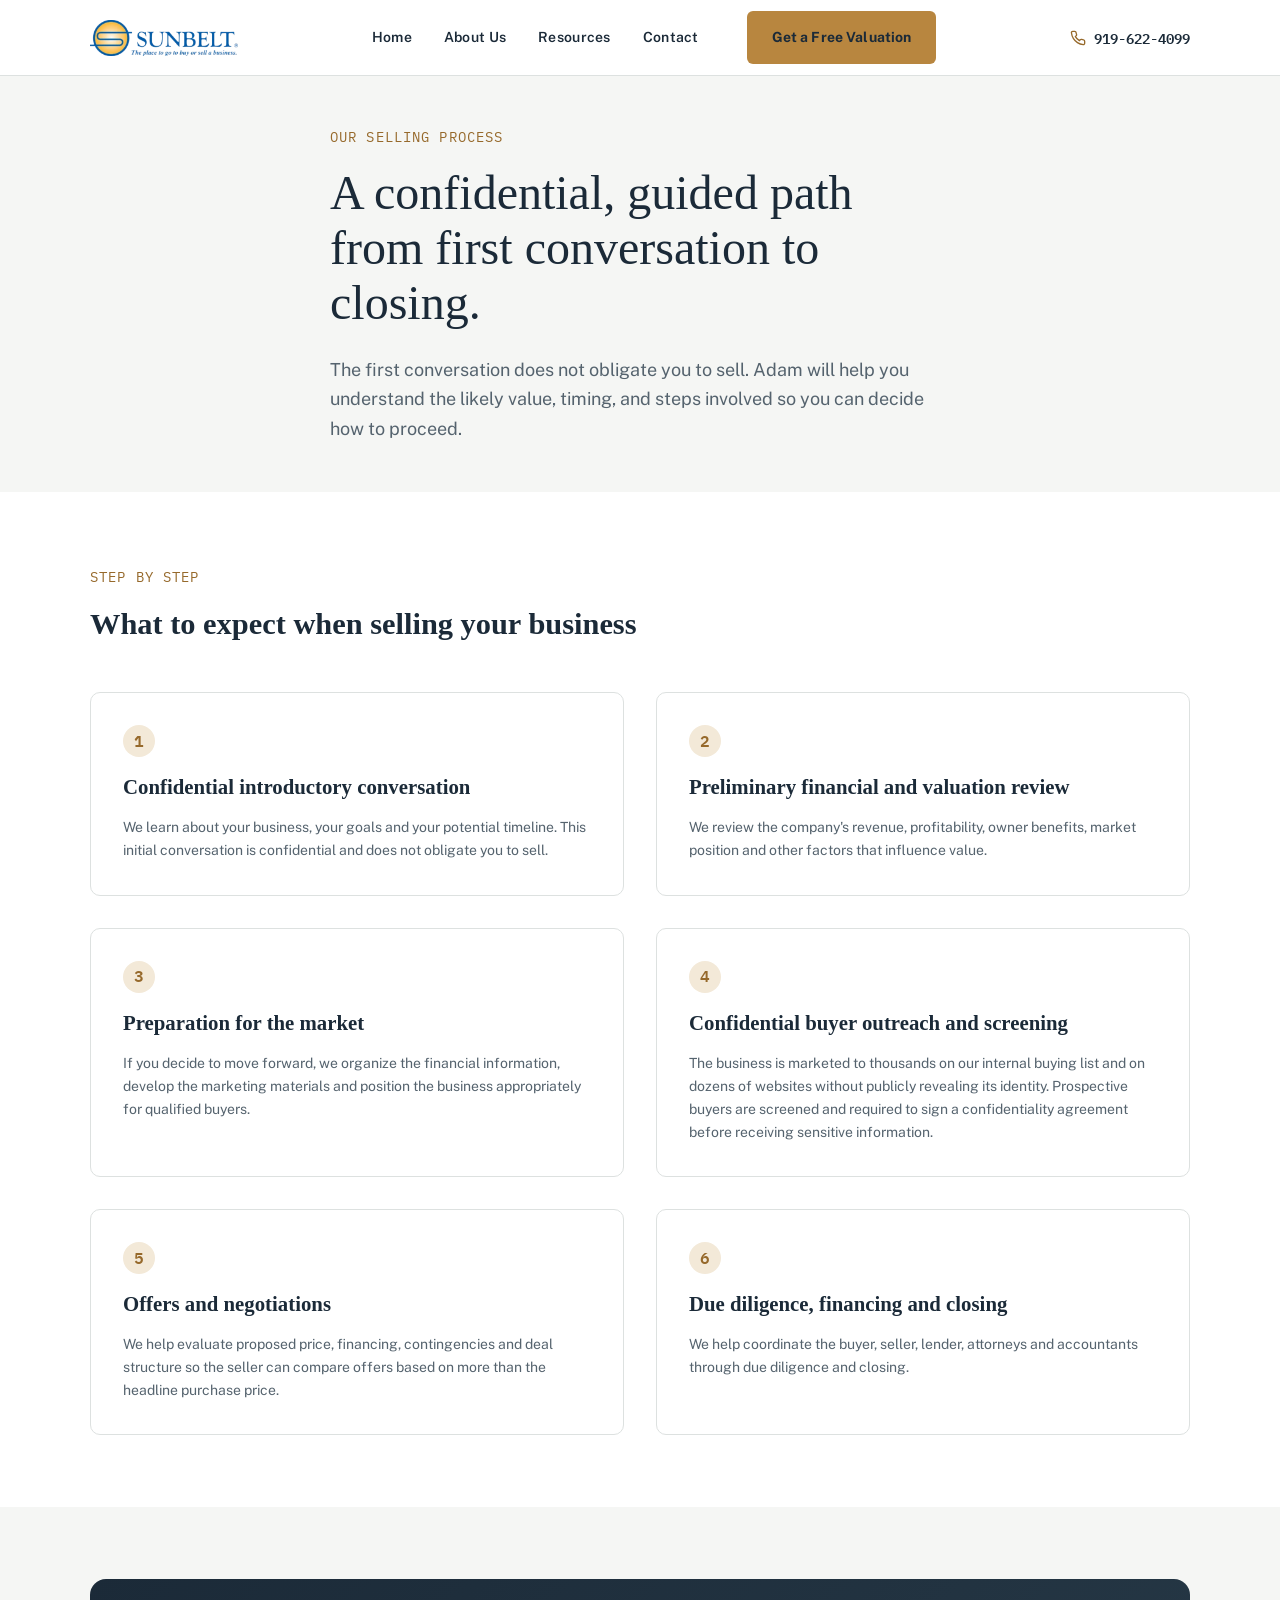
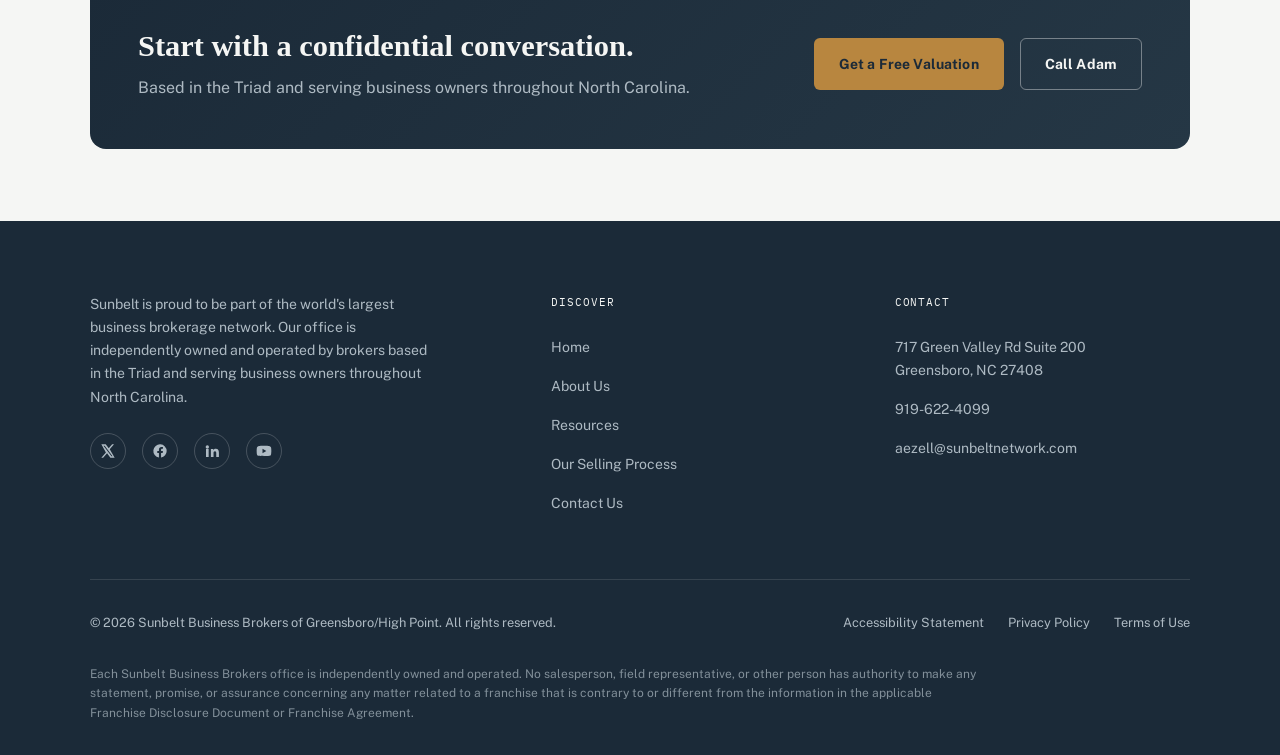
<file: process.html>
<!DOCTYPE html>
<html lang="en">
<head>
  <meta charset="UTF-8">
  <meta name="viewport" content="width=device-width, initial-scale=1.0">
  <title>Our Selling Process | Sunbelt Business Brokers of North Carolina</title>
  <meta name="description" content="Learn the confidential six-step process Sunbelt uses to value, prepare, market, negotiate, and close the sale of a North Carolina business.">
  <link rel="canonical" href="https://www.example-sunbelt-highpoint.com/process.html">

  <meta property="og:type" content="website">
  <meta property="og:title" content="Our Confidential Business Selling Process">
  <meta property="og:description" content="See what happens from the first confidential conversation through valuation, buyer outreach, negotiations, due diligence, and closing.">
  <meta property="og:image" content="images/og-image.svg">
  <meta property="og:url" content="https://www.example-sunbelt-highpoint.com/process.html">
  <meta name="twitter:card" content="summary_large_image">

  <link rel="icon" type="image/svg+xml" href="images/favicon.svg">

  <link rel="preconnect" href="https://fonts.googleapis.com">
  <link rel="preconnect" href="https://fonts.gstatic.com" crossorigin>
  <link href="https://fonts.googleapis.com/css2?family=Fraunces:wght@400;500;600&family=Public+Sans:wght@400;600;700&family=IBM+Plex+Mono:wght@400;600&display=swap" rel="stylesheet">

  <link rel="stylesheet" href="css/variables.css">
  <link rel="stylesheet" href="css/base.css">
  <link rel="stylesheet" href="css/layout.css">
  <link rel="stylesheet" href="css/components.css">
  <link rel="stylesheet" href="css/animations.css">
</head>
<body data-page="process">
  <a class="skip-link" href="#main">Skip to content</a>

  <header class="site-header">
    <div class="container site-header__inner">
      <a class="site-header__brand" href="index.html">
        <img src="images/logo.png" alt="Sunbelt Business Brokers of Greensboro/High Point" width="180" height="40">
      </a>
      <nav class="site-nav" id="site-nav" aria-label="Primary">
        <ul class="site-nav__list">
          <li><a href="index.html" data-page="home">Home</a></li>
          <li><a href="about.html" data-page="about">About Us</a></li>
          <li><a href="resources.html" data-page="resources">Resources</a></li>
          <li><a href="contact.html" data-page="contact">Contact</a></li>
        </ul>
        <div class="cta-group">
          <a class="btn btn--primary" href="contact.html#valuation">Get a Free Valuation</a>
        </div>
      </nav>
      <div class="site-header__actions">
        <a class="header-phone" href="tel:9196224099" aria-label="Call us at 919-622-4099">
          <svg viewBox="0 0 24 24" fill="none" stroke="currentColor" stroke-width="2" aria-hidden="true"><path d="M22 16.92v3a2 2 0 0 1-2.18 2 19.79 19.79 0 0 1-8.63-3.07 19.5 19.5 0 0 1-6-6 19.79 19.79 0 0 1-3.07-8.67A2 2 0 0 1 4.11 2h3a2 2 0 0 1 2 1.72c.127.96.362 1.903.7 2.81a2 2 0 0 1-.45 2.11L8.09 9.91a16 16 0 0 0 6 6l1.27-1.27a2 2 0 0 1 2.11-.45c.907.338 1.85.573 2.81.7A2 2 0 0 1 22 16.92z"/></svg>
          <span>919-622-4099</span>
        </a>
        <button class="nav-toggle" type="button" data-nav-toggle aria-expanded="false" aria-controls="site-nav" aria-label="Open menu">
          <svg viewBox="0 0 24 24" fill="none" stroke="currentColor" stroke-width="2" aria-hidden="true"><line x1="3" y1="6" x2="21" y2="6"/><line x1="3" y1="12" x2="21" y2="12"/><line x1="3" y1="18" x2="21" y2="18"/></svg>
        </button>
      </div>
    </div>
  </header>

  <main id="main">
    <section class="section--tight">
      <div class="container page-intro" data-reveal>
        <p class="eyebrow">Our selling process</p>
        <h1>A confidential, guided path from first conversation to closing.</h1>
        <p class="text-lg text-secondary" style="margin-top: var(--space-3);">The first conversation does not obligate you to sell. Adam will help you understand the likely value, timing, and steps involved so you can decide how to proceed.</p>
      </div>
    </section>

    <section class="section--surface" aria-labelledby="process-heading">
      <div class="container">
        <div class="section-head" data-reveal>
          <p class="eyebrow">Step by step</p>
          <h2 id="process-heading">What to expect when selling your business</h2>
        </div>
        <div class="grid grid--2">
          <article class="step-card" data-reveal><span class="step-card__number">1</span><h3>Confidential introductory conversation</h3><p>We learn about your business, your goals and your potential timeline. This initial conversation is confidential and does not obligate you to sell.</p></article>
          <article class="step-card" data-reveal><span class="step-card__number">2</span><h3>Preliminary financial and valuation review</h3><p>We review the company's revenue, profitability, owner benefits, market position and other factors that influence value.</p></article>
          <article class="step-card" data-reveal><span class="step-card__number">3</span><h3>Preparation for the market</h3><p>If you decide to move forward, we organize the financial information, develop the marketing materials and position the business appropriately for qualified buyers.</p></article>
          <article class="step-card" data-reveal><span class="step-card__number">4</span><h3>Confidential buyer outreach and screening</h3><p>The business is marketed to thousands on our internal buying list and on dozens of websites without publicly revealing its identity. Prospective buyers are screened and required to sign a confidentiality agreement before receiving sensitive information.</p></article>
          <article class="step-card" data-reveal><span class="step-card__number">5</span><h3>Offers and negotiations</h3><p>We help evaluate proposed price, financing, contingencies and deal structure so the seller can compare offers based on more than the headline purchase price.</p></article>
          <article class="step-card" data-reveal><span class="step-card__number">6</span><h3>Due diligence, financing and closing</h3><p>We help coordinate the buyer, seller, lender, attorneys and accountants through due diligence and closing.</p></article>
        </div>
      </div>
    </section>

    <section>
      <div class="container">
        <div class="cta-band" data-reveal>
          <div><h2>Start with a confidential conversation.</h2><p>Based in the Triad and serving business owners throughout North Carolina.</p></div>
          <div class="cta-group"><a class="btn btn--primary" href="contact.html#valuation">Get a Free Valuation</a><a class="btn btn--on-dark" href="tel:9196224099">Call Adam</a></div>
        </div>
      </div>
    </section>
  </main>

  <div class="mobile-cta-bar" data-mobile-cta>
    <a class="btn btn--secondary btn--sm" href="tel:9196224099">Call Now</a>
    <a class="btn btn--primary btn--sm" href="contact.html#valuation">Free Valuation</a>
  </div>

  <footer class="site-footer">
    <div class="container">
      <div class="footer-grid">
        <div class="footer-brand">
          <!-- <img src="images/footerlogo.png" alt="Sunbelt Business Brokers of Greensboro/High Point" width="80" height="74"> -->          <p>Sunbelt is proud to be part of the world's largest business brokerage network. Our office is independently owned and operated by brokers based in the Triad and serving business owners throughout North Carolina.</p>
          <div class="footer-social">
            <a href="https://x.com/SunbeltCorp" aria-label="Follow us on X"><svg viewBox="0 0 24 24" fill="currentColor" aria-hidden="true"><path d="M18.24 2H21l-6.4 7.32L22 22h-6.4l-5-6.56L4.7 22H2l6.86-7.84L2 2h6.56l4.52 6L18.24 2zm-1.12 18h1.7L7 4H5.2l12 16z"/></svg></a>
            <a href="https://www.facebook.com/" aria-label="Follow us on Facebook"><svg viewBox="0 0 24 24" fill="currentColor" aria-hidden="true"><path d="M22 12a10 10 0 1 0-11.6 9.9v-7H7.9V12h2.5V9.8c0-2.5 1.5-3.9 3.8-3.9 1.1 0 2.2.2 2.2.2v2.4h-1.2c-1.2 0-1.6.8-1.6 1.6V12h2.8l-.4 2.9h-2.4v7A10 10 0 0 0 22 12z"/></svg></a>
            <a href="https://www.linkedin.com/" aria-label="Follow us on LinkedIn"><svg viewBox="0 0 24 24" fill="currentColor" aria-hidden="true"><path d="M4.98 3.5a2.5 2.5 0 1 1 0 5 2.5 2.5 0 0 1 0-5zM3 9h4v12H3V9zm7 0h3.8v1.7h.05c.53-1 1.83-2 3.76-2 4 0 4.75 2.6 4.75 6.1V21h-4v-5.6c0-1.34-.02-3.07-1.87-3.07-1.88 0-2.17 1.47-2.17 2.98V21h-4V9z"/></svg></a>
            <a href="https://www.youtube.com/" aria-label="Follow us on YouTube"><svg viewBox="0 0 24 24" fill="currentColor" aria-hidden="true"><path d="M23 12s0-3.5-.45-5.2a3 3 0 0 0-2.1-2.1C18.7 4.2 12 4.2 12 4.2s-6.7 0-8.45.5a3 3 0 0 0-2.1 2.1C1 8.5 1 12 1 12s0 3.5.45 5.2a3 3 0 0 0 2.1 2.1c1.75.5 8.45.5 8.45.5s6.7 0 8.45-.5a3 3 0 0 0 2.1-2.1C23 15.5 23 12 23 12zM9.75 15.4V8.6L15.5 12l-5.75 3.4z"/></svg></a>
          </div>
        </div>
        <div>
          <p class="footer-heading">Discover</p>
          <ul class="footer-links">
            <li><a href="index.html">Home</a></li>
            <li><a href="about.html">About Us</a></li>
            <li><a href="resources.html">Resources</a></li>
            <li><a href="process.html">Our Selling Process</a></li>
            <li><a href="contact.html">Contact Us</a></li>
          </ul>
        </div>
        <div>
          <p class="footer-heading">Contact</p>
          <ul class="footer-links">
            <li>717 Green Valley Rd Suite 200<br>Greensboro, NC 27408</li>
            <li><a href="tel:9196224099">919-622-4099</a></li>
            <li><a href="mailto:aezell@sunbeltnetwork.com">aezell@sunbeltnetwork.com</a></li>
          </ul>
        </div>
      </div>
      <div class="footer-bottom">
        <p>&copy; <span data-year>2026</span> Sunbelt Business Brokers of Greensboro/High Point. All rights reserved.</p>
        <div class="footer-legal">
          <a href="https://www.sunbeltnetwork.com/accessibility-statement/">Accessibility Statement</a>
          <a href="https://www.sunbeltnetwork.com/privacy-policy/">Privacy Policy</a>
          <a href="https://www.sunbeltnetwork.com/terms/">Terms of Use</a>
        </div>
      </div>
      <p class="footer-disclaimer">
        Each Sunbelt Business Brokers office is independently owned and operated. No salesperson, field representative, or other person has authority to make any statement, promise, or assurance concerning any matter related to a franchise that is contrary to or different from the information in the applicable Franchise Disclosure Document or Franchise Agreement.
      </p>
    </div>
  </footer>

  <script src="js/main.js"></script>
  <script src="js/forms.js"></script>
</body>
</html>
</file>
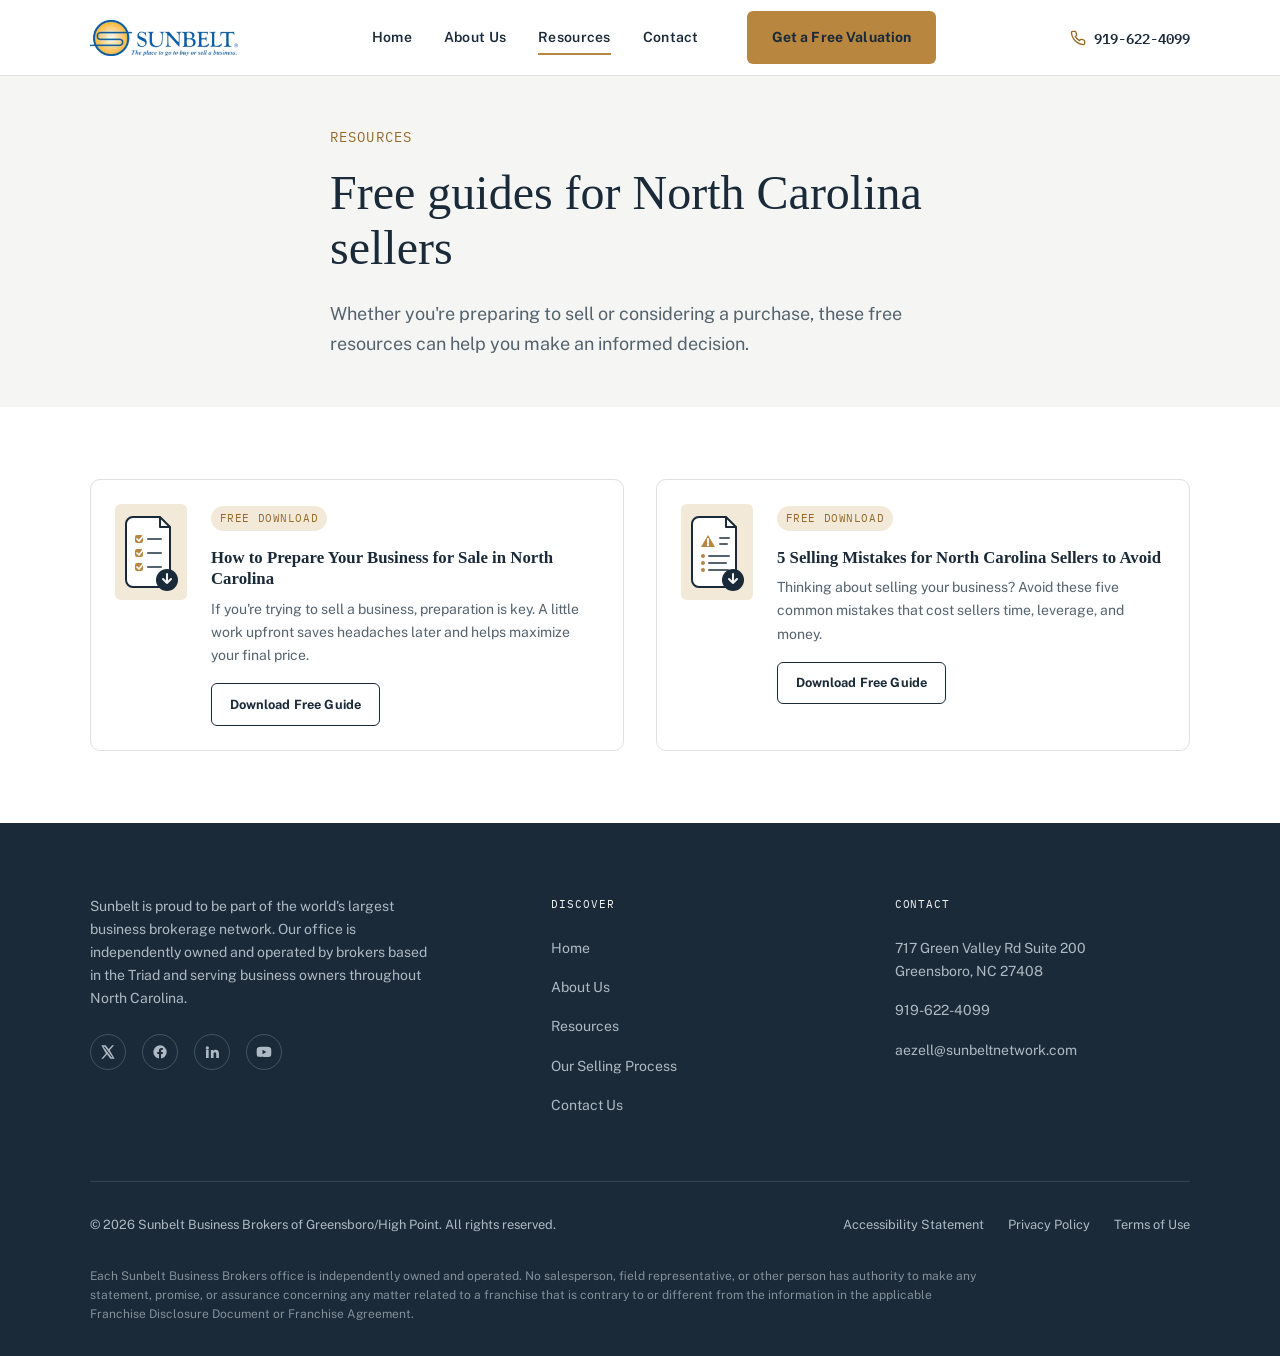
<file: resources.html>
<!DOCTYPE html>
<html lang="en">
<head>
  <meta charset="UTF-8">
  <meta name="viewport" content="width=device-width, initial-scale=1.0">
  <title>Free Resources for North Carolina Sellers | Sunbelt Business Brokers</title>
  <meta name="description" content="Free guides for North Carolina business owners considering a sale, from Sunbelt Business Brokers.">
  <link rel="canonical" href="https://www.example-sunbelt-highpoint.com/resources.html">

  <meta property="og:type" content="website">
  <meta property="og:title" content="Free Resources for Buyers & Sellers | Sunbelt Business Brokers">
  <meta property="og:description" content="Free guides for North Carolina business owners considering a sale.">
  <meta property="og:image" content="images/og-image.svg">
  <meta property="og:url" content="https://www.example-sunbelt-highpoint.com/resources.html">
  <meta name="twitter:card" content="summary_large_image">

  <link rel="icon" type="image/svg+xml" href="images/favicon.svg">

  <link rel="preconnect" href="https://fonts.googleapis.com">
  <link rel="preconnect" href="https://fonts.gstatic.com" crossorigin>
  <link href="https://fonts.googleapis.com/css2?family=Fraunces:wght@400;500;600&family=Public+Sans:wght@400;600;700&family=IBM+Plex+Mono:wght@400;600&display=swap" rel="stylesheet">

  <link rel="stylesheet" href="css/variables.css">
  <link rel="stylesheet" href="css/base.css">
  <link rel="stylesheet" href="css/layout.css">
  <link rel="stylesheet" href="css/components.css">
  <link rel="stylesheet" href="css/animations.css">
</head>
<body data-page="resources">
  <a class="skip-link" href="#main">Skip to content</a>

  <header class="site-header">
    <div class="container site-header__inner">
      <a class="site-header__brand" href="index.html">
        <img src="images/logo.png" alt="Sunbelt Business Brokers of Greensboro/High Point" width="180" height="40">
      </a>
      <nav class="site-nav" id="site-nav" aria-label="Primary">
        <ul class="site-nav__list">
          <li><a href="index.html" data-page="home">Home</a></li>
          <li><a href="about.html" data-page="about">About Us</a></li>
          <li><a href="resources.html" data-page="resources">Resources</a></li>
          <li><a href="contact.html" data-page="contact">Contact</a></li>
        </ul>
        <div class="cta-group">
          <a class="btn btn--primary" href="contact.html#valuation">Get a Free Valuation</a>
        </div>
      </nav>
      <div class="site-header__actions">
        <a class="header-phone" href="tel:9196224099" aria-label="Call us at 919-622-4099">
          <svg viewBox="0 0 24 24" fill="none" stroke="currentColor" stroke-width="2" aria-hidden="true"><path d="M22 16.92v3a2 2 0 0 1-2.18 2 19.79 19.79 0 0 1-8.63-3.07 19.5 19.5 0 0 1-6-6 19.79 19.79 0 0 1-3.07-8.67A2 2 0 0 1 4.11 2h3a2 2 0 0 1 2 1.72c.127.96.362 1.903.7 2.81a2 2 0 0 1-.45 2.11L8.09 9.91a16 16 0 0 0 6 6l1.27-1.27a2 2 0 0 1 2.11-.45c.907.338 1.85.573 2.81.7A2 2 0 0 1 22 16.92z"/></svg>
          <span>919-622-4099</span>
        </a>
        <button class="nav-toggle" type="button" data-nav-toggle aria-expanded="false" aria-controls="site-nav" aria-label="Open menu">
          <svg viewBox="0 0 24 24" fill="none" stroke="currentColor" stroke-width="2" aria-hidden="true"><line x1="3" y1="6" x2="21" y2="6"/><line x1="3" y1="12" x2="21" y2="12"/><line x1="3" y1="18" x2="21" y2="18"/></svg>
        </button>
      </div>
    </div>
  </header>

  <main id="main">

    <section class="section--tight">
      <div class="container page-intro" data-reveal>
        <p class="eyebrow">Resources</p>
        <h1>Free guides for North Carolina sellers</h1>
        <p class="text-lg text-secondary" style="margin-top: var(--space-3);">
          Whether you're preparing to sell or considering a purchase, these free resources can help you make an informed decision.
        </p>
      </div>
    </section>

    <section class="section--surface" id="whitepapers" aria-labelledby="whitepapers-heading">
      <div class="container">
        <h2 id="whitepapers-heading" class="visually-hidden">Whitepapers</h2>
        <div class="grid grid--2">
          <div class="resource-card" id="prepare-business-for-sale" data-reveal>
            <div class="resource-card__thumb">
              <img src="images/whitepaper-prepare.svg" alt="" width="72" height="96" loading="lazy">
            </div>
            <div class="resource-card__body">
              <span class="tag">Free download</span>
              <h3>How to Prepare Your Business for Sale in North Carolina</h3>
              <p>If you're trying to sell a business, preparation is key. A little work upfront saves headaches later and helps maximize your final price.</p>
              <a 
                class="btn btn--secondary btn--sm"
                href="downloads/Sunbelt_Sale_Prep.pdf"
                download
              >
              Download Free Guide</a>
            </div>
          </div>

          <div class="resource-card" id="selling-mistakes-to-avoid" data-reveal>
            <div class="resource-card__thumb">
              <img src="images/whitepaper-mistakes.svg" alt="" width="72" height="96" loading="lazy">
            </div>
            <div class="resource-card__body">
              <span class="tag">Free download</span>
              <h3>5 Selling Mistakes for North Carolina Sellers to Avoid</h3>
              <p>Thinking about selling your business? Avoid these five common mistakes that cost sellers time, leverage, and money.</p>
              <a
                class="btn btn--secondary btn--sm"
                href="downloads/Sunbelt_Selling_Mistakes.pdf"
                download
              >
              Download Free Guide
              </a>
            </div>
          </div>
        </div>
      </div>
    </section>
<!-- ==========================================================
     TEMPORARILY DISABLED
     Recent Articles / Sunbelt News & Insights
     Uncomment when blog articles are published.
==========================================================

    <section aria-labelledby="articles-heading">
      <div class="container">
        <div class="section-head" data-reveal>
          <p class="eyebrow">Sunbelt news &amp; insights</p>
          <h2 id="articles-heading">Recent articles</h2>
        </div>

        <div data-reveal>
          <article class="article-card">
            <h3>Why It's Better to Sell Your Business With Sunbelt Instead of Selling on Your Own</h3>
            <p>Business owners tend to be the do-it-all type &mdash; but a business sale involves confidentiality, valuation, and negotiation skills most owners only use once in a lifetime. Here's what a broker adds to the process.</p>
          </article>
          <article class="article-card">
            <h3>5 Key Tips to Help Owners of Multiple Businesses Manage Them Well</h3>
            <p>Many entrepreneurs end up owning more than one company. These five practices help keep each business healthy &mdash; and sellable &mdash; on its own terms.</p>
          </article>
          <article class="article-card">
            <h3>What Are the Benefits of Buying an Existing Business?</h3>
            <p>Starting from scratch isn't the only path to ownership. Buying an established Triad-area business comes with existing cash flow, customers, and systems already in place.</p>
          </article>
          <article class="article-card">
            <h3>3 Key Impacts of a Strong Economic Summer on Small Businesses in the Triad</h3>
            <p>Seasonal strength shows up differently across trades, retail, and food service. Here's how a good summer tends to ripple through Triad small businesses.</p>
          </article>
        </div>
      </div>
    </section>

    <section class="section--surface">
      <div class="container">
        <div class="cta-band" data-reveal>
          <div>
            <h2>Not ready to read &mdash; just want to talk?</h2>
            <p>Get a free, no-obligation valuation from a local broker.</p>
          </div>
          <div class="cta-group">
            <a class="btn btn--primary" href="contact.html#valuation">Get a Free Valuation</a>
          </div>
        </div>
      </div>
    </section>
  -->

  </main>

  <!-- ================= WHITEPAPER MODAL ================= -->
  <div class="modal-overlay" id="whitepaper-modal">
    <div class="modal" role="dialog" aria-modal="true" aria-labelledby="modal-heading">
      <button class="modal-close" type="button" data-close-modal aria-label="Close dialog">
        <svg viewBox="0 0 24 24" fill="none" stroke="currentColor" stroke-width="2" aria-hidden="true"><line x1="18" y1="6" x2="6" y2="18"/><line x1="6" y1="6" x2="18" y2="18"/></svg>
      </button>
      <p class="eyebrow">Free download</p>
      <h3 id="modal-heading" data-modal-title>Guide title</h3>
      <p class="text-secondary" style="font-size: var(--fs-small); margin: var(--space-2) 0 var(--space-3);">Enter your email and we'll send the guide right over.</p>

      <form
        id="whitepaper-form"
        data-async-form
        action="https://formspree.io/f/meeyodpe"
        method="POST"
        data-success-message="Check your inbox &mdash; your guide is on the way!">

        <input type="hidden" name="whitepaper" value="">
        <input type="hidden" name="form_source" value="Resources - Whitepaper Download">
        <input type="hidden" name="_next" value="thanks.html">
        <input type="text" name="_gotcha" class="hp-field" tabindex="-1" autocomplete="off" aria-hidden="true">

        <div class="field" data-field>
          <label for="wp-name">Name <span class="required">*</span></label>
          <input type="text" id="wp-name" name="name" required autocomplete="name">
          <p class="field-error" role="alert"></p>
        </div>
        <div class="field" data-field>
          <label for="wp-email">Email <span class="required">*</span></label>
          <input type="email" id="wp-email" name="email" required autocomplete="email">
          <p class="field-error" role="alert"></p>
        </div>

        <button class="btn btn--primary btn--block" type="submit">
          <span data-btn-label>Send Me the Guide</span>
          <span class="spinner" style="display:none;" aria-hidden="true"></span>
        </button>

        <div class="form-status" data-form-status>
          <svg viewBox="0 0 24 24" fill="none" stroke="currentColor" stroke-width="2" aria-hidden="true"><circle cx="12" cy="12" r="10"/><path d="M9 12l2 2 4-4"/></svg>
          <span data-status-text></span>
        </div>
      </form>
    </div>
  </div>

  <div class="mobile-cta-bar" data-mobile-cta>
    <a class="btn btn--secondary btn--sm" href="tel:9196224099">Call Now</a>
    <a class="btn btn--primary btn--sm" href="contact.html#valuation">Free Valuation</a>
  </div>

  <footer class="site-footer">
    <div class="container">
      <div class="footer-grid">
        <div class="footer-brand">
          <!-- <img src="images/footerlogo.png" alt="Sunbelt Business Brokers of Greensboro/High Point" width="80" height="74"> -->          <p>Sunbelt is proud to be part of the world's largest business brokerage network. Our office is independently owned and operated by brokers based in the Triad and serving business owners throughout North Carolina.</p>
          <div class="footer-social">
            <a href="https://x.com/SunbeltCorp" aria-label="Follow us on X"><svg viewBox="0 0 24 24" fill="currentColor" aria-hidden="true"><path d="M18.24 2H21l-6.4 7.32L22 22h-6.4l-5-6.56L4.7 22H2l6.86-7.84L2 2h6.56l4.52 6L18.24 2zm-1.12 18h1.7L7 4H5.2l12 16z"/></svg></a>
            <a href="https://www.facebook.com/" aria-label="Follow us on Facebook"><svg viewBox="0 0 24 24" fill="currentColor" aria-hidden="true"><path d="M22 12a10 10 0 1 0-11.6 9.9v-7H7.9V12h2.5V9.8c0-2.5 1.5-3.9 3.8-3.9 1.1 0 2.2.2 2.2.2v2.4h-1.2c-1.2 0-1.6.8-1.6 1.6V12h2.8l-.4 2.9h-2.4v7A10 10 0 0 0 22 12z"/></svg></a>
            <a href="https://www.linkedin.com/" aria-label="Follow us on LinkedIn"><svg viewBox="0 0 24 24" fill="currentColor" aria-hidden="true"><path d="M4.98 3.5a2.5 2.5 0 1 1 0 5 2.5 2.5 0 0 1 0-5zM3 9h4v12H3V9zm7 0h3.8v1.7h.05c.53-1 1.83-2 3.76-2 4 0 4.75 2.6 4.75 6.1V21h-4v-5.6c0-1.34-.02-3.07-1.87-3.07-1.88 0-2.17 1.47-2.17 2.98V21h-4V9z"/></svg></a>
            <a href="https://www.youtube.com/" aria-label="Follow us on YouTube"><svg viewBox="0 0 24 24" fill="currentColor" aria-hidden="true"><path d="M23 12s0-3.5-.45-5.2a3 3 0 0 0-2.1-2.1C18.7 4.2 12 4.2 12 4.2s-6.7 0-8.45.5a3 3 0 0 0-2.1 2.1C1 8.5 1 12 1 12s0 3.5.45 5.2a3 3 0 0 0 2.1 2.1c1.75.5 8.45.5 8.45.5s6.7 0 8.45-.5a3 3 0 0 0 2.1-2.1C23 15.5 23 12 23 12zM9.75 15.4V8.6L15.5 12l-5.75 3.4z"/></svg></a>
          </div>
        </div>
        <div>
          <p class="footer-heading">Discover</p>
          <ul class="footer-links">
            <li><a href="index.html">Home</a></li>
            <li><a href="about.html">About Us</a></li>
            <li><a href="resources.html">Resources</a></li>
            <li><a href="process.html">Our Selling Process</a></li>
            <li><a href="contact.html">Contact Us</a></li>
          </ul>
        </div>
        <div>
          <p class="footer-heading">Contact</p>
          <ul class="footer-links">
            <li>717 Green Valley Rd Suite 200<br>Greensboro, NC 27408</li>
            <li><a href="tel:9196224099">919-622-4099</a></li>
            <li><a href="mailto:aezell@sunbeltnetwork.com">aezell@sunbeltnetwork.com</a></li>
          </ul>
        </div>
      </div>
      <div class="footer-bottom">
        <p>&copy; <span data-year>2026</span> Sunbelt Business Brokers of Greensboro/High Point. All rights reserved.</p>
        <div class="footer-legal">
          <a href="https://www.sunbeltnetwork.com/accessibility-statement/">Accessibility Statement</a>
          <a href="https://www.sunbeltnetwork.com/privacy-policy/">Privacy Policy</a>
          <a href="https://www.sunbeltnetwork.com/terms/">Terms of Use</a>
        </div>
      </div>
      <p class="footer-disclaimer">
        Each Sunbelt Business Brokers office is independently owned and operated. No salesperson, field representative, or other person has authority to make any statement, promise, or assurance concerning any matter related to a franchise that is contrary to or different from the information in the applicable Franchise Disclosure Document or Franchise Agreement.
      </p>
    </div>
  </footer>

  <script src="js/main.js"></script>
  <script src="js/forms.js"></script>
</body>
</html>
</file>
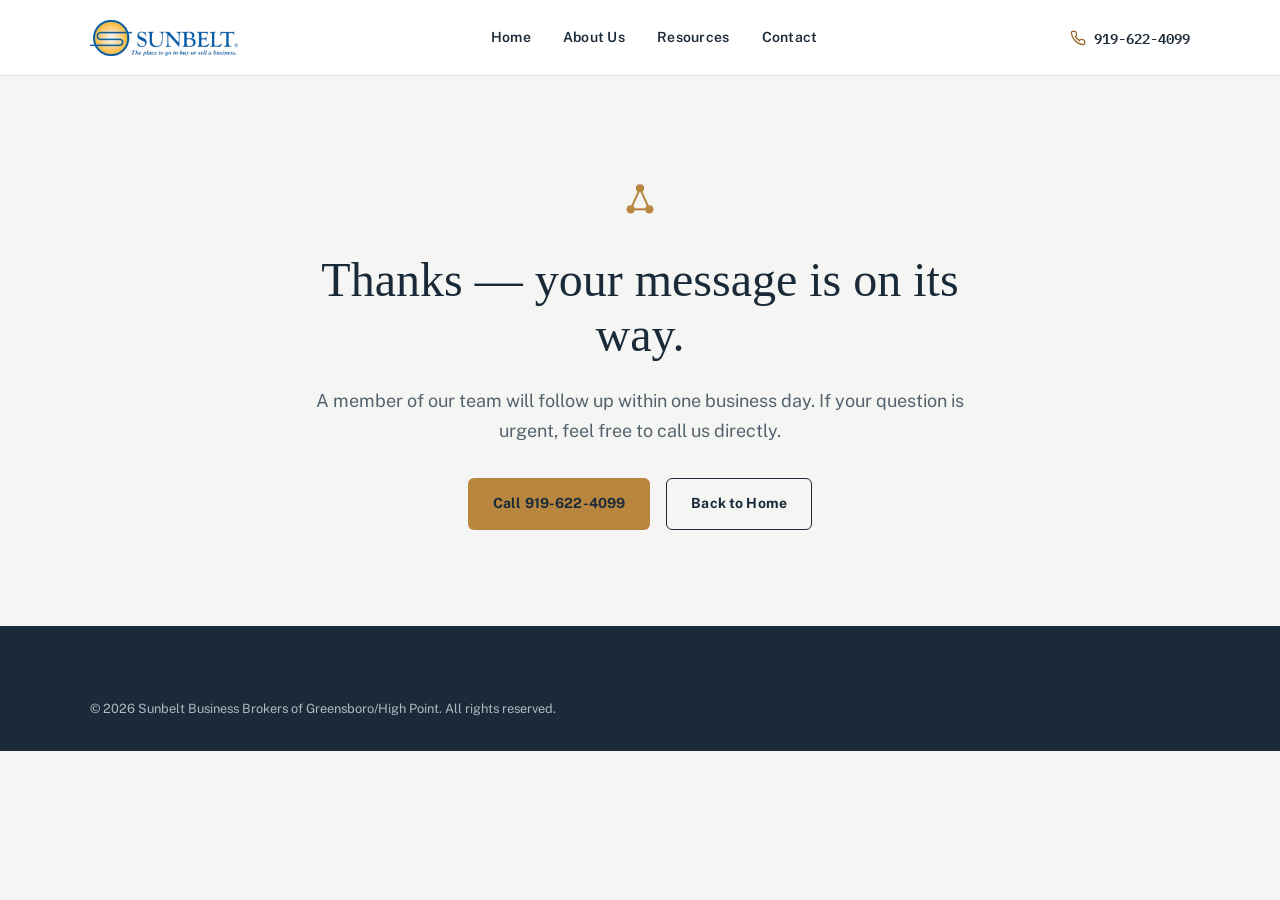
<file: thanks.html>
<!DOCTYPE html>
<html lang="en">
<head>
  <meta charset="UTF-8">
  <meta name="viewport" content="width=device-width, initial-scale=1.0">
  <title>Thank You | NC Brokerage/Sunbelt Business Brokers</title>
  <meta name="description" content="Thanks for reaching out to Sunbelt Business Brokers. Adam will be in touch soon.">
  <meta name="robots" content="noindex, follow">
  <link rel="canonical" href="https://www.example-sunbelt-highpoint.com/thanks.html">
  <link rel="icon" type="image/svg+xml" href="images/favicon.svg">

  <link rel="preconnect" href="https://fonts.googleapis.com">
  <link rel="preconnect" href="https://fonts.gstatic.com" crossorigin>
  <link href="https://fonts.googleapis.com/css2?family=Fraunces:wght@400;500;600&family=Public+Sans:wght@400;600;700&family=IBM+Plex+Mono:wght@400;600&display=swap" rel="stylesheet">

  <link rel="stylesheet" href="css/variables.css">
  <link rel="stylesheet" href="css/base.css">
  <link rel="stylesheet" href="css/layout.css">
  <link rel="stylesheet" href="css/components.css">
  <link rel="stylesheet" href="css/animations.css">
</head>
<body data-page="thanks">
  <a class="skip-link" href="#main">Skip to content</a>

  <header class="site-header">
    <div class="container site-header__inner">
      <a class="site-header__brand" href="index.html">
        <img src="images/logo.png" alt="Sunbelt Business Brokers of Greensboro/High Point" width="180" height="40">
      </a>
      <nav class="site-nav" id="site-nav" aria-label="Primary">
        <ul class="site-nav__list">
          <li><a href="index.html" data-page="home">Home</a></li>
          <li><a href="about.html" data-page="about">About Us</a></li>
          <li><a href="resources.html" data-page="resources">Resources</a></li>
          <li><a href="contact.html" data-page="contact">Contact</a></li>
        </ul>
      </nav>
      <div class="site-header__actions">
        <a class="header-phone" href="tel:9196224099" aria-label="Call us at 919-622-4099">
          <svg viewBox="0 0 24 24" fill="none" stroke="currentColor" stroke-width="2" aria-hidden="true"><path d="M22 16.92v3a2 2 0 0 1-2.18 2 19.79 19.79 0 0 1-8.63-3.07 19.5 19.5 0 0 1-6-6 19.79 19.79 0 0 1-3.07-8.67A2 2 0 0 1 4.11 2h3a2 2 0 0 1 2 1.72c.127.96.362 1.903.7 2.81a2 2 0 0 1-.45 2.11L8.09 9.91a16 16 0 0 0 6 6l1.27-1.27a2 2 0 0 1 2.11-.45c.907.338 1.85.573 2.81.7A2 2 0 0 1 22 16.92z"/></svg>
          <span>919-622-4099</span>
        </a>
        <button class="nav-toggle" type="button" data-nav-toggle aria-expanded="false" aria-controls="site-nav" aria-label="Open menu">
          <svg viewBox="0 0 24 24" fill="none" stroke="currentColor" stroke-width="2" aria-hidden="true"><line x1="3" y1="6" x2="21" y2="6"/><line x1="3" y1="12" x2="21" y2="12"/><line x1="3" y1="18" x2="21" y2="18"/></svg>
        </button>
      </div>
    </div>
  </header>

  <main id="main">
    <section class="center" style="padding-block: var(--space-7);">
      <div class="container container--narrow">
        <div class="triad-mark" style="margin-bottom: var(--space-3);">
          <svg width="56" height="56" viewBox="0 0 48 48" style="margin-inline:auto;" aria-hidden="true">
            <circle cx="16" cy="32" r="3.6" fill="#b8863f"/>
            <circle cx="32" cy="32" r="3.6" fill="#b8863f"/>
            <circle cx="24" cy="14" r="3.6" fill="#b8863f"/>
            <line x1="16" y1="32" x2="32" y2="32" stroke="#b8863f" stroke-width="1.8"/>
            <line x1="16" y1="32" x2="24" y2="14" stroke="#b8863f" stroke-width="1.8"/>
            <line x1="32" y1="32" x2="24" y2="14" stroke="#b8863f" stroke-width="1.8"/>
          </svg>
        </div>
        <h1>Thanks &mdash; your message is on its way.</h1>
        <p class="text-lg text-secondary" style="margin-top: var(--space-3);">
          A member of our team will follow up within one business day. If your question is urgent, feel free to call us directly.
        </p>
        <div class="cta-group" style="justify-content: center; margin-top: var(--space-4);">
          <a class="btn btn--primary" href="tel:9196224099">Call 919-622-4099</a>
          <a class="btn btn--secondary" href="index.html">Back to Home</a>
        </div>
      </div>
    </section>
  </main>

  <footer class="site-footer">
    <div class="container">
      <div class="footer-bottom" style="border-top: none; padding-top: 0;">
        <p>&copy; <span data-year>2026</span> Sunbelt Business Brokers of Greensboro/High Point. All rights reserved.</p>
      </div>
    </div>
  </footer>

  <script src="js/main.js"></script>
</body>
</html>
</file>
<file: css/variables.css>
/* ==========================================================================
   DESIGN TOKENS
   Single source of truth for color, type, spacing and layout values.
   Every other CSS file references these variables instead of raw values.
   ========================================================================== */

:root {
  /* ---- Color: brand ---- */
  --color-ink: #1b2a38;          /* primary text, header/footer background */
  --color-ink-700: #253745;      /* lighter navy, secondary surfaces */
  --color-ink-600: #33495c;      /* hover state on navy surfaces */
  --color-brass: #b8863f;        /* accent: CTAs, links, stat highlights */
  --color-brass-dark: #96692b;   /* accent hover/active */
  --color-brass-tint: #f3e9d8;   /* very light accent background */

  /* ---- Color: neutrals ---- */
  --color-paper: #f5f6f4;        /* page background, cool off-white */
  --color-surface: #ffffff;      /* card/form surfaces */
  --color-line: #dde1e0;         /* hairline borders/dividers */
  --color-text: #1b2a38;         /* body text (matches ink) */
  --color-text-secondary: #55636e; /* meta text, captions */
  --color-text-on-dark: #f5f6f4; /* text on navy backgrounds */
  --color-text-on-dark-secondary: #aebac3;

  /* ---- Color: feedback ---- */
  --color-success: #2f7d5c;
  --color-success-tint: #e6f2ec;
  --color-error: #b3432b;
  --color-error-tint: #fbeae6;

  /* ---- Typography ---- */
  --font-display: "Source Serif 4", Georgia, "Times New Roman", serif;
  --font-body: "Public Sans", -apple-system, BlinkMacSystemFont, "Segoe UI", Roboto, sans-serif;
  --font-mono: "IBM Plex Mono", "SFMono-Regular", Consolas, "Liberation Mono", monospace;

  --fs-h1: clamp(2rem, 1.5rem + 2.2vw, 3rem);
  --fs-h2: clamp(1.6rem, 1.35rem + 1.1vw, 1.9rem);
  --fs-h3: clamp(1.15rem, 1.05rem + 0.4vw, 1.3rem);
  --fs-body-lg: 1.125rem;
  --fs-body: 1rem;
  --fs-small: 0.875rem;
  --fs-stat: clamp(1.75rem, 1.5rem + 1vw, 2.25rem);

  --lh-tight: 1.15;
  --lh-heading: 1.3;
  --lh-body: 1.65;

  /* ---- Spacing scale (8px base) ---- */
  --space-1: 0.5rem;   /* 8px */
  --space-2: 1rem;     /* 16px */
  --space-3: 1.5rem;   /* 24px */
  --space-4: 2rem;     /* 32px */
  --space-5: 3rem;     /* 48px */
  --space-6: 4.5rem;   /* 72px */
  --space-7: 6rem;     /* 96px */

  /* ---- Layout ---- */
  --container-max: 1180px;
  --container-pad: clamp(1.25rem, 4vw, 2.5rem);
  --radius-sm: 6px;
  --radius-md: 10px;
  --radius-lg: 16px;

  /* ---- Motion ---- */
  --ease-standard: cubic-bezier(0.2, 0.6, 0.2, 1);
  --duration-fast: 150ms;
  --duration-base: 250ms;
  --duration-slow: 400ms;

  /* ---- Elevation ---- */
  --shadow-sm: 0 1px 2px rgba(27, 42, 56, 0.06), 0 1px 1px rgba(27, 42, 56, 0.04);
  --shadow-md: 0 8px 24px rgba(27, 42, 56, 0.08), 0 2px 6px rgba(27, 42, 56, 0.05);
  --shadow-lg: 0 20px 48px rgba(27, 42, 56, 0.14);

  /* ---- Header height (used to offset sticky elements / anchor scrolling) ---- */
  --header-height: 76px;
}
</file>
<file: css/base.css>
/* ==========================================================================
   BASE
   Reset + default element styling + utility classes.
   No component-specific or layout-specific rules here.
   ========================================================================== */

*,
*::before,
*::after {
  box-sizing: border-box;
}

html {
  scroll-behavior: smooth;
  -webkit-text-size-adjust: 100%;
}

@media (prefers-reduced-motion: reduce) {
  html {
    scroll-behavior: auto;
  }
}

body {
  margin: 0;
  font-family: var(--font-body);
  font-size: var(--fs-body);
  line-height: var(--lh-body);
  color: var(--color-text);
  background-color: var(--color-paper);
  -webkit-font-smoothing: antialiased;
  text-rendering: optimizeLegibility;
}

img,
svg,
picture {
  max-width: 100%;
  display: block;
  height: auto;
}

img {
  color: transparent; /* hide alt text ugliness while loading */
}

a {
  color: inherit;
  text-decoration: none;
}

ul,
ol {
  margin: 0;
  padding: 0;
  list-style: none;
}

button {
  font: inherit;
  color: inherit;
  background: none;
  border: none;
  cursor: pointer;
}

input,
textarea,
select {
  font: inherit;
  color: inherit;
}

h1, h2, h3, h4 {
  font-family: var(--font-display);
  line-height: var(--lh-heading);
  margin: 0;
  font-weight: 600;
  color: var(--color-ink);
}

h1 { font-size: var(--fs-h1); line-height: var(--lh-tight); font-weight: 500; }
h2 { font-size: var(--fs-h2); }
h3 { font-size: var(--fs-h3); }

p {
  margin: 0;
}

/* ---- Focus visibility (accessibility baseline) ---- */
:focus-visible {
  outline: 3px solid var(--color-brass);
  outline-offset: 3px;
  border-radius: 2px;
}

/* Remove default focus ring only when a visible one is provided above */
:focus:not(:focus-visible) {
  outline: none;
}

/* ---- Skip link ---- */
.skip-link {
  position: absolute;
  left: var(--space-2);
  top: -100px;
  background: var(--color-ink);
  color: var(--color-text-on-dark);
  padding: var(--space-2) var(--space-3);
  border-radius: var(--radius-sm);
  z-index: 1000;
  transition: top var(--duration-base) var(--ease-standard);
}

.skip-link:focus {
  top: var(--space-2);
}

/* ---- Selection ---- */
::selection {
  background: var(--color-brass-tint);
  color: var(--color-ink);
}

/* ---- Utility classes ---- */
.visually-hidden {
  position: absolute !important;
  width: 1px; height: 1px;
  padding: 0; margin: -1px;
  overflow: hidden;
  clip: rect(0, 0, 0, 0);
  white-space: nowrap;
  border: 0;
}

.eyebrow {
  font-family: var(--font-mono);
  font-size: var(--fs-small);
  letter-spacing: 0.08em;
  text-transform: uppercase;
  color: var(--color-brass-dark);
  display: inline-flex;
  align-items: center;
  gap: var(--space-1);
  margin-bottom: var(--space-2);
}

.text-secondary {
  color: var(--color-text-secondary);
}

.text-lg {
  font-size: var(--fs-body-lg);
}

.center {
  text-align: center;
}

.mt-0 { margin-top: 0; }

#brokers {
  scroll-margin-top: calc(var(--header-height) + var(--space-4));
}
</file>
<file: css/layout.css>
/* ==========================================================================
   LAYOUT
   Structural rules: containers, header, footer, section spacing, grids.
   ========================================================================== */

.container {
  width: 100%;
  max-width: var(--container-max);
  margin-inline: auto;
  padding-inline: var(--container-pad);
}

.container--narrow {
  max-width: 760px;
}

section {
  padding-block: var(--space-6);
}

@media (max-width: 640px) {
  section {
    padding-block: var(--space-5);
  }
}

.section--tight {
  padding-block: var(--space-5);
}

.section--surface {
  background-color: var(--color-surface);
}

.section--ink {
  background-color: var(--color-ink);
  color: var(--color-text-on-dark);
}

.section--ink h2,
.section--ink h3 {
  color: var(--color-text-on-dark);
}

.section-head {
  max-width: 640px;
  margin-bottom: var(--space-5);
}

.section-head.center {
  margin-inline: auto;
}

/* ---- Site header ---- */
.site-header {
  position: sticky;
  top: 0;
  z-index: 100;
  background-color: var(--color-surface);
  border-bottom: 1px solid var(--color-line);
  height: var(--header-height);
}

.site-header__inner {
  height: 100%;
  display: flex;
  align-items: center;
  justify-content: space-between;
  gap: var(--space-3);
}

.site-header__brand {
  display: flex;
  align-items: center;
  gap: var(--space-2);
  flex-shrink: 0;
}

.site-header__brand img {
  height: 36px;
  width: auto;
}

.site-header__brand-text {
  font-family: var(--font-display);
  font-size: 1.05rem;
  font-weight: 600;
  color: var(--color-ink);
  line-height: 1.15;
}

.site-header__brand-text span {
  display: block;
  font-family: var(--font-mono);
  font-size: 0.65rem;
  letter-spacing: 0.08em;
  text-transform: uppercase;
  color: var(--color-text-secondary);
  font-weight: 400;
}

.site-nav {
  display: flex;
  align-items: center;
  gap: var(--space-5);
}

.site-nav__list {
  display: flex;
  gap: var(--space-4);
}

.site-nav__list a {
  font-size: var(--fs-small);
  font-weight: 600;
  letter-spacing: 0.02em;
  padding-block: var(--space-1);
  border-bottom: 2px solid transparent;
  transition: border-color var(--duration-fast) var(--ease-standard);
}

.site-nav__list a:hover,
.site-nav__list a[aria-current="page"] {
  border-color: var(--color-brass);
}

.site-header__actions {
  display: flex;
  align-items: center;
  gap: var(--space-3);
}

.header-phone {
  display: flex;
  align-items: center;
  gap: var(--space-1);
  font-family: var(--font-mono);
  font-size: var(--fs-small);
  font-weight: 600;
  white-space: nowrap;
}

.header-phone svg {
  width: 16px;
  height: 16px;
  flex-shrink: 0;
  color: var(--color-brass-dark);
}

.nav-toggle {
  display: none;
  padding: var(--space-1);
}

.nav-toggle svg {
  width: 26px;
  height: 26px;
}

/* ---- Mobile header ---- */
@media (max-width: 860px) {
  .site-nav {
    position: fixed;
    inset: var(--header-height) 0 0 0;
    background: var(--color-surface);
    flex-direction: column;
    align-items: stretch;
    justify-content: flex-start;
    padding: var(--space-4) var(--container-pad);
    transform: translateY(-8px);
    opacity: 0;
    pointer-events: none;
    transition: opacity var(--duration-base) var(--ease-standard),
                transform var(--duration-base) var(--ease-standard);
    gap: var(--space-4);
  }

  .site-nav.is-open {
    opacity: 1;
    transform: translateY(0);
    pointer-events: auto;
  }

  .site-nav__list {
    flex-direction: column;
    gap: var(--space-3);
  }

  .site-nav__list a {
    font-size: 1.1rem;
    display: block;
  }

  .site-header__actions .btn {
    width: 100%;
    justify-content: center;
  }

  .nav-toggle {
    display: inline-flex;
  }
}

@media (min-width: 861px) {
  .nav-toggle { display: none; }
}

/* ---- Sticky mobile CTA bar ---- */
.mobile-cta-bar {
  position: fixed;
  bottom: 0;
  left: 0;
  right: 0;
  z-index: 90;
  display: none;
  background: var(--color-surface);
  border-top: 1px solid var(--color-line);
  padding: var(--space-2) var(--container-pad);
  gap: var(--space-2);
  box-shadow: 0 -4px 16px rgba(27, 42, 56, 0.08);
  transform: translateY(100%);
  transition: transform var(--duration-base) var(--ease-standard);
}

.mobile-cta-bar.is-visible {
  transform: translateY(0);
}

@media (max-width: 640px) {
  .mobile-cta-bar {
    display: flex;
  }
  body {
    padding-bottom: 76px; /* room for the bar so footer isn't hidden */
  }
}

.mobile-cta-bar a {
  flex: 1;
  text-align: center;
}

/* ---- Footer ---- */
.site-footer {
  background-color: var(--color-ink);
  color: var(--color-text-on-dark-secondary);
  padding-block: var(--space-6) var(--space-4);
}

.site-footer a {
  color: var(--color-text-on-dark-secondary);
}

.site-footer a:hover {
  color: var(--color-text-on-dark);
}

.footer-grid {
  display: grid;
  grid-template-columns: 1.4fr 1fr 1fr;
  gap: var(--space-5);
  padding-bottom: var(--space-5);
  border-bottom: 1px solid rgba(245, 246, 244, 0.12);
}

@media (max-width: 760px) {
  .footer-grid {
    grid-template-columns: 1fr;
    gap: var(--space-4);
  }
}

.footer-brand img {
  height: 32px;
  margin-bottom: var(--space-2);
}

.footer-brand p {
  max-width: 340px;
  font-size: var(--fs-small);
  line-height: var(--lh-body);
}

.footer-heading {
  font-family: var(--font-mono);
  font-size: 0.7rem;
  letter-spacing: 0.08em;
  text-transform: uppercase;
  color: var(--color-text-on-dark);
  margin-bottom: var(--space-3);
}

.footer-links li {
  margin-bottom: var(--space-2);
  font-size: var(--fs-small);
}

.footer-social {
  display: flex;
  gap: var(--space-2);
  margin-top: var(--space-3);
}

.footer-social a {
  width: 36px;
  height: 36px;
  display: inline-flex;
  align-items: center;
  justify-content: center;
  border: 1px solid rgba(245, 246, 244, 0.2);
  border-radius: 50%;
  transition: border-color var(--duration-fast) var(--ease-standard),
              background-color var(--duration-fast) var(--ease-standard);
}

.footer-social a:hover {
  border-color: var(--color-brass);
  background-color: rgba(184, 134, 63, 0.12);
}

.footer-social svg {
  width: 16px;
  height: 16px;
}

.footer-bottom {
  padding-top: var(--space-4);
  display: flex;
  flex-wrap: wrap;
  justify-content: space-between;
  gap: var(--space-2);
  font-size: 0.8rem;
}

.footer-legal {
  display: flex;
  flex-wrap: wrap;
  gap: var(--space-3);
}

.footer-disclaimer {
  font-size: 0.75rem;
  line-height: 1.6;
  color: rgba(174, 186, 195, 0.7);
  margin-top: var(--space-4);
  max-width: 900px;
}

/* ---- Grid helpers ---- */
.grid {
  display: grid;
  gap: var(--space-4);
}

.grid--3 {
  grid-template-columns: repeat(3, 1fr);
}

.grid--2 {
  grid-template-columns: repeat(2, 1fr);
}

@media (max-width: 860px) {
  .grid--3 {
    grid-template-columns: repeat(2, 1fr);
  }
}

@media (max-width: 640px) {
  .grid--3,
  .grid--2 {
    grid-template-columns: 1fr;
  }
}

.split {
  display: grid;
  grid-template-columns: 1fr 1fr;
  gap: var(--space-6);
  align-items: center;
}

@media (max-width: 860px) {
  .split {
    grid-template-columns: 1fr;
    gap: var(--space-5);
  }
}
</file>
<file: css/components.css>
/* ==========================================================================
   COMPONENTS
   Reusable UI pieces used across two or more pages.
   ========================================================================== */

/* ---- Buttons ---- */
.btn {
  display: inline-flex;
  align-items: center;
  justify-content: center;
  gap: var(--space-1);
  padding: 0.85rem 1.5rem;
  border-radius: var(--radius-sm);
  font-size: var(--fs-small);
  font-weight: 700;
  letter-spacing: 0.01em;
  transition: background-color var(--duration-fast) var(--ease-standard),
              color var(--duration-fast) var(--ease-standard),
              border-color var(--duration-fast) var(--ease-standard),
              transform var(--duration-fast) var(--ease-standard);
  border: 1px solid transparent;
  cursor: pointer;
}

.btn:active {
  transform: translateY(1px);
}

.btn--primary {
  background-color: var(--color-brass);
  color: var(--color-ink);
}

.btn--primary:hover {
  background-color: var(--color-brass-dark);
  color: var(--color-text-on-dark);
}

.btn--secondary {
  background-color: transparent;
  color: var(--color-ink);
  border-color: var(--color-ink);
}

.btn--secondary:hover {
  background-color: var(--color-ink);
  color: var(--color-text-on-dark);
}

.btn--on-dark {
  background-color: transparent;
  color: var(--color-text-on-dark);
  border-color: rgba(245, 246, 244, 0.4);
}

.btn--on-dark:hover {
  background-color: rgba(245, 246, 244, 0.1);
  border-color: var(--color-text-on-dark);
}

.btn--block {
  width: 100%;
}

.btn--sm {
  padding: 0.6rem 1.1rem;
  font-size: 0.8rem;
}

.btn svg {
  width: 16px;
  height: 16px;
}

.cta-group {
  display: flex;
  flex-wrap: wrap;
  gap: var(--space-2);
}

/* ---- Triad mark (signature graphic) ---- */
.triad-mark {
  color: var(--color-brass);
}

.triad-divider {
  display: flex;
  align-items: center;
  justify-content: center;
  gap: var(--space-2);
  margin-block: var(--space-2);
  color: var(--color-brass);
}

.triad-divider::before,
.triad-divider::after {
  content: "";
  height: 1px;
  flex: 1;
  background: var(--color-line);
  max-width: 120px;
}

/* ---- Stat chip (ledger-entry style) ---- */
.stat {
  border-top: 2px solid var(--color-brass);
  padding-top: var(--space-2);
}

.stat__value {
  font-family: var(--font-mono);
  font-size: var(--fs-stat);
  font-weight: 600;
  color: var(--color-ink);
  display: block;
  line-height: 1.1;
}

.section--ink .stat__value {
  color: var(--color-brass);
}

.stat__label {
  font-size: var(--fs-small);
  color: var(--color-text-secondary);
  margin-top: var(--space-1);
  display: block;
}

.section--ink .stat__label {
  color: var(--color-text-on-dark-secondary);
}

/* ---- Value-prop / trust cards ---- */
.value-card {
  background: var(--color-surface);
  border: 1px solid var(--color-line);
  border-radius: var(--radius-md);
  padding: var(--space-4);
  height: 100%;
}

.value-card__icon {
  width: 40px;
  height: 40px;
  color: var(--color-brass-dark);
  margin-bottom: var(--space-2);
}

.value-card h3 {
  margin-bottom: var(--space-1);
}

.value-card p {
  color: var(--color-text-secondary);
  font-size: var(--fs-small);
}

/* ---- Specialty cards (Trades / Auto / Retail) ---- */
.specialty-card {
  position: relative;
  background: var(--color-ink);
  color: var(--color-text-on-dark);
  border-radius: var(--radius-lg);
  padding: var(--space-4);
  height: 100%;
  overflow: hidden;
  transition: transform var(--duration-base) var(--ease-standard);
}

.specialty-card:hover {
  transform: translateY(-4px);
}

.specialty-card::after {
  content: "";
  position: absolute;
  top: -30px;
  right: -30px;
  width: 100px;
  height: 100px;
  border-radius: 50%;
  background: rgba(184, 134, 63, 0.18);
}

.specialty-card__eyebrow {
  font-family: var(--font-mono);
  font-size: 0.7rem;
  letter-spacing: 0.08em;
  text-transform: uppercase;
  color: var(--color-brass);
  position: relative;
  z-index: 1;
}

.specialty-card h3 {
  color: var(--color-text-on-dark);
  margin-block: var(--space-2);
  position: relative;
  z-index: 1;
}

.specialty-card p {
  color: var(--color-text-on-dark-secondary);
  font-size: var(--fs-small);
  position: relative;
  z-index: 1;
}

.specialty-note {
  margin-top: var(--space-3);
  font-size: var(--fs-small);
  color: var(--color-text-secondary);
}

/* ---- Bio card ---- */
.bio-card {
  background: var(--color-surface);
  border: 1px solid var(--color-line);
  border-radius: var(--radius-lg);
  padding: var(--space-4);
  height: 100%;
}

.bio-card__photo {
  width: 96px;
  height: 96px;
  border-radius: 50%;
  overflow: hidden;
  margin-bottom: var(--space-3);
  border: 2px solid var(--color-brass-tint);
}

.bio-card--full .bio-card__photo {
  width: 140px;
  height: 140px;
}

.bio-card__name {
  margin-bottom: 0.15rem;
}

.bio-card__title {
  font-family: var(--font-mono);
  font-size: 0.75rem;
  letter-spacing: 0.05em;
  text-transform: uppercase;
  color: var(--color-brass-dark);
  display: block;
  margin-bottom: var(--space-2);
}

.bio-card__bio p + p {
  margin-top: var(--space-2);
}

.bio-card__contact {
  margin-top: var(--space-3);
  display: flex;
  flex-direction: column;
  gap: var(--space-1);
  font-size: var(--fs-small);
}

.bio-card__contact a {
  display: inline-flex;
  align-items: center;
  gap: var(--space-1);
  font-weight: 600;
}

.bio-card__contact svg {
  width: 14px;
  height: 14px;
  color: var(--color-brass-dark);
}

.bio-card__credentials {
  margin-top: var(--space-2);
  font-size: 0.8rem;
  color: var(--color-text-secondary);
}

/* ---- Whitepaper / resource card ---- */
.resource-card {
  display: flex;
  gap: var(--space-3);
  background: var(--color-surface);
  border: 1px solid var(--color-line);
  border-radius: var(--radius-md);
  padding: var(--space-3);
  height: 100%;
  scroll-margin-top: calc(var(--header-height) + var(--space-3));
}

.resource-card__thumb {
  flex-shrink: 0;
  width: 72px;
  height: 96px;
  border-radius: var(--radius-sm);
  overflow: hidden;
  background: var(--color-brass-tint);
}

.resource-card__body h3 {
  font-size: 1.05rem;
  margin-bottom: var(--space-1);
}

.resource-card__body p {
  font-size: var(--fs-small);
  color: var(--color-text-secondary);
  margin-bottom: var(--space-2);
}

.tag {
  display: inline-block;
  font-family: var(--font-mono);
  font-size: 0.7rem;
  letter-spacing: 0.05em;
  text-transform: uppercase;
  color: var(--color-brass-dark);
  background: var(--color-brass-tint);
  padding: 0.2rem 0.55rem;
  border-radius: 999px;
  margin-bottom: var(--space-2);
}

/* ---- Article summary card ---- */
.article-card {
  padding-block: var(--space-3);
  border-bottom: 1px solid var(--color-line);
}

.article-card:last-child {
  border-bottom: none;
}

.article-card h3 {
  font-size: 1.05rem;
  margin-bottom: var(--space-1);
}

.article-card p {
  color: var(--color-text-secondary);
  font-size: var(--fs-small);
  margin-bottom: var(--space-1);
}

.article-card__link {
  font-size: var(--fs-small);
  font-weight: 700;
  color: var(--color-brass-dark);
  display: inline-flex;
  align-items: center;
  gap: 4px;
}

.article-card__link svg {
  width: 14px;
  height: 14px;
  transition: transform var(--duration-fast) var(--ease-standard);
}

.article-card__link:hover svg {
  transform: translateX(3px);
}

/* ---- CTA band ---- */
.cta-band {
  background: linear-gradient(135deg, var(--color-ink) 0%, var(--color-ink-700) 100%);
  color: var(--color-text-on-dark);
  border-radius: var(--radius-lg);
  padding: var(--space-5);
  display: flex;
  align-items: center;
  justify-content: space-between;
  gap: var(--space-4);
  flex-wrap: wrap;
}

.cta-band h2 {
  color: var(--color-text-on-dark);
  margin-bottom: var(--space-1);
}

.cta-band p {
  color: var(--color-text-on-dark-secondary);
}

/* ---- Forms ---- */
.form-card {
  background: var(--color-surface);
  border: 1px solid var(--color-line);
  border-radius: var(--radius-lg);
  padding: var(--space-4);
  box-shadow: var(--shadow-sm);
}

.form-row {
  display: grid;
  grid-template-columns: 1fr 1fr;
  gap: var(--space-3);
}

@media (max-width: 560px) {
  .form-row {
    grid-template-columns: 1fr;
  }
}

.field {
  margin-bottom: var(--space-3);
}

.field label {
  display: block;
  font-size: var(--fs-small);
  font-weight: 700;
  margin-bottom: var(--space-1);
  color: var(--color-ink);
}

.field .required {
  color: var(--color-brass-dark);
}

.field input,
.field textarea,
.field select {
  width: 100%;
  padding: 0.75rem 0.9rem;
  border: 1px solid var(--color-line);
  border-radius: var(--radius-sm);
  background: var(--color-paper);
  font-size: var(--fs-body);
  transition: border-color var(--duration-fast) var(--ease-standard),
              box-shadow var(--duration-fast) var(--ease-standard);
}

.field input:focus,
.field textarea:focus,
.field select:focus {
  border-color: var(--color-brass);
  box-shadow: 0 0 0 3px var(--color-brass-tint);
  outline: none;
}

.field textarea {
  min-height: 120px;
  resize: vertical;
}

.field-hint {
  font-size: 0.78rem;
  color: var(--color-text-secondary);
  margin-top: var(--space-1);
}

.field-error {
  font-size: 0.78rem;
  color: var(--color-error);
  margin-top: var(--space-1);
  display: none;
}

.field.has-error input,
.field.has-error textarea,
.field.has-error select {
  border-color: var(--color-error);
}

.field.has-error .field-error {
  display: block;
}

.checkbox-field {
  display: flex;
  align-items: flex-start;
  gap: var(--space-2);
  font-size: var(--fs-small);
  color: var(--color-text-secondary);
}

.checkbox-field input {
  width: 18px;
  height: 18px;
  margin-top: 2px;
  flex-shrink: 0;
}

/* Honeypot field - hidden from sighted and screen-reader users, present for bots */
.hp-field {
  position: absolute;
  left: -9999px;
  width: 1px;
  height: 1px;
  overflow: hidden;
}

.form-status {
  display: none;
  align-items: flex-start;
  gap: var(--space-2);
  padding: var(--space-3);
  border-radius: var(--radius-md);
  margin-top: var(--space-3);
  font-size: var(--fs-small);
}

.form-status.is-visible {
  display: flex;
}

.form-status--success {
  background: var(--color-success-tint);
  color: var(--color-success);
}

.form-status--error {
  background: var(--color-error-tint);
  color: var(--color-error);
}

.form-status svg {
  width: 20px;
  height: 20px;
  flex-shrink: 0;
}

/* ---- Info panel (contact page) ---- */
.info-panel {
  background: var(--color-ink);
  color: var(--color-text-on-dark);
  border-radius: var(--radius-lg);
  padding: var(--space-4);
}

.info-panel h3 {
  color: var(--color-text-on-dark);
  margin-bottom: var(--space-3);
}

.info-row {
  display: flex;
  gap: var(--space-2);
  align-items: flex-start;
  margin-bottom: var(--space-3);
}

.info-row svg {
  width: 20px;
  height: 20px;
  color: var(--color-brass);
  flex-shrink: 0;
  margin-top: 2px;
}

.info-row a,
.info-row p {
  color: var(--color-text-on-dark-secondary);
  font-size: var(--fs-small);
}

.info-row a:hover {
  color: var(--color-text-on-dark);
}

/* ---- Modal (whitepaper email gate) ---- */
.modal-overlay {
  position: fixed;
  inset: 0;
  background: rgba(27, 42, 56, 0.55);
  display: none;
  align-items: center;
  justify-content: center;
  padding: var(--space-3);
  z-index: 200;
}

.modal-overlay.is-open {
  display: flex;
}

.modal {
  background: var(--color-surface);
  border-radius: var(--radius-lg);
  padding: var(--space-4);
  max-width: 440px;
  width: 100%;
  position: relative;
  box-shadow: var(--shadow-lg);
}

.modal-close {
  position: absolute;
  top: var(--space-2);
  right: var(--space-2);
  padding: var(--space-1);
}

.modal-close svg {
  width: 20px;
  height: 20px;
}

/* ---- Breadcrumb-free page intro ---- */
.page-intro {
  max-width: 700px;
}

.page-intro .eyebrow {
  margin-bottom: var(--space-2);
}

/* ---- Selling process steps ---- */
.step-card {
  position: relative;
  background: var(--color-surface);
  border: 1px solid var(--color-line);
  border-radius: var(--radius-md);
  padding: var(--space-4);
  height: 100%;
}

.step-card__number {
  display: inline-flex;
  align-items: center;
  justify-content: center;
  width: 2rem;
  height: 2rem;
  margin-bottom: var(--space-2);
  border-radius: 50%;
  background: var(--color-brass-tint);
  color: var(--color-brass-dark);
  font-family: var(--font-mono);
  font-weight: 600;
}

.step-card h3 {
  margin-bottom: var(--space-2);
}

.step-card p {
  color: var(--color-text-secondary);
  font-size: var(--fs-small);
}
</file>
<file: css/animations.css>
/* ==========================================================================
   ANIMATIONS
   Small, purposeful motion only. Everything here is disabled for users
   who have requested reduced motion at the OS level.
   ========================================================================== */

@keyframes fade-up {
  from {
    opacity: 0;
    transform: translateY(16px);
  }
  to {
    opacity: 1;
    transform: translateY(0);
  }
}

/* Elements with [data-reveal] start hidden and are revealed by main.js
   toggling the .is-revealed class via IntersectionObserver. */
[data-reveal] {
  opacity: 0;
  transform: translateY(16px);
  transition: opacity var(--duration-slow) var(--ease-standard),
              transform var(--duration-slow) var(--ease-standard);
}

[data-reveal].is-revealed {
  opacity: 1;
  transform: translateY(0);
}

@media (prefers-reduced-motion: reduce) {
  [data-reveal] {
    opacity: 1;
    transform: none;
    transition: none;
  }
}

/* Spinner used briefly on form submit */
.spinner {
  width: 16px;
  height: 16px;
  border: 2px solid currentColor;
  border-right-color: transparent;
  border-radius: 50%;
  display: inline-block;
  animation: spin 700ms linear infinite;
}

@keyframes spin {
  to { transform: rotate(360deg); }
}

@media (prefers-reduced-motion: reduce) {
  .spinner {
    animation-duration: 1400ms;
  }
}
</file>
